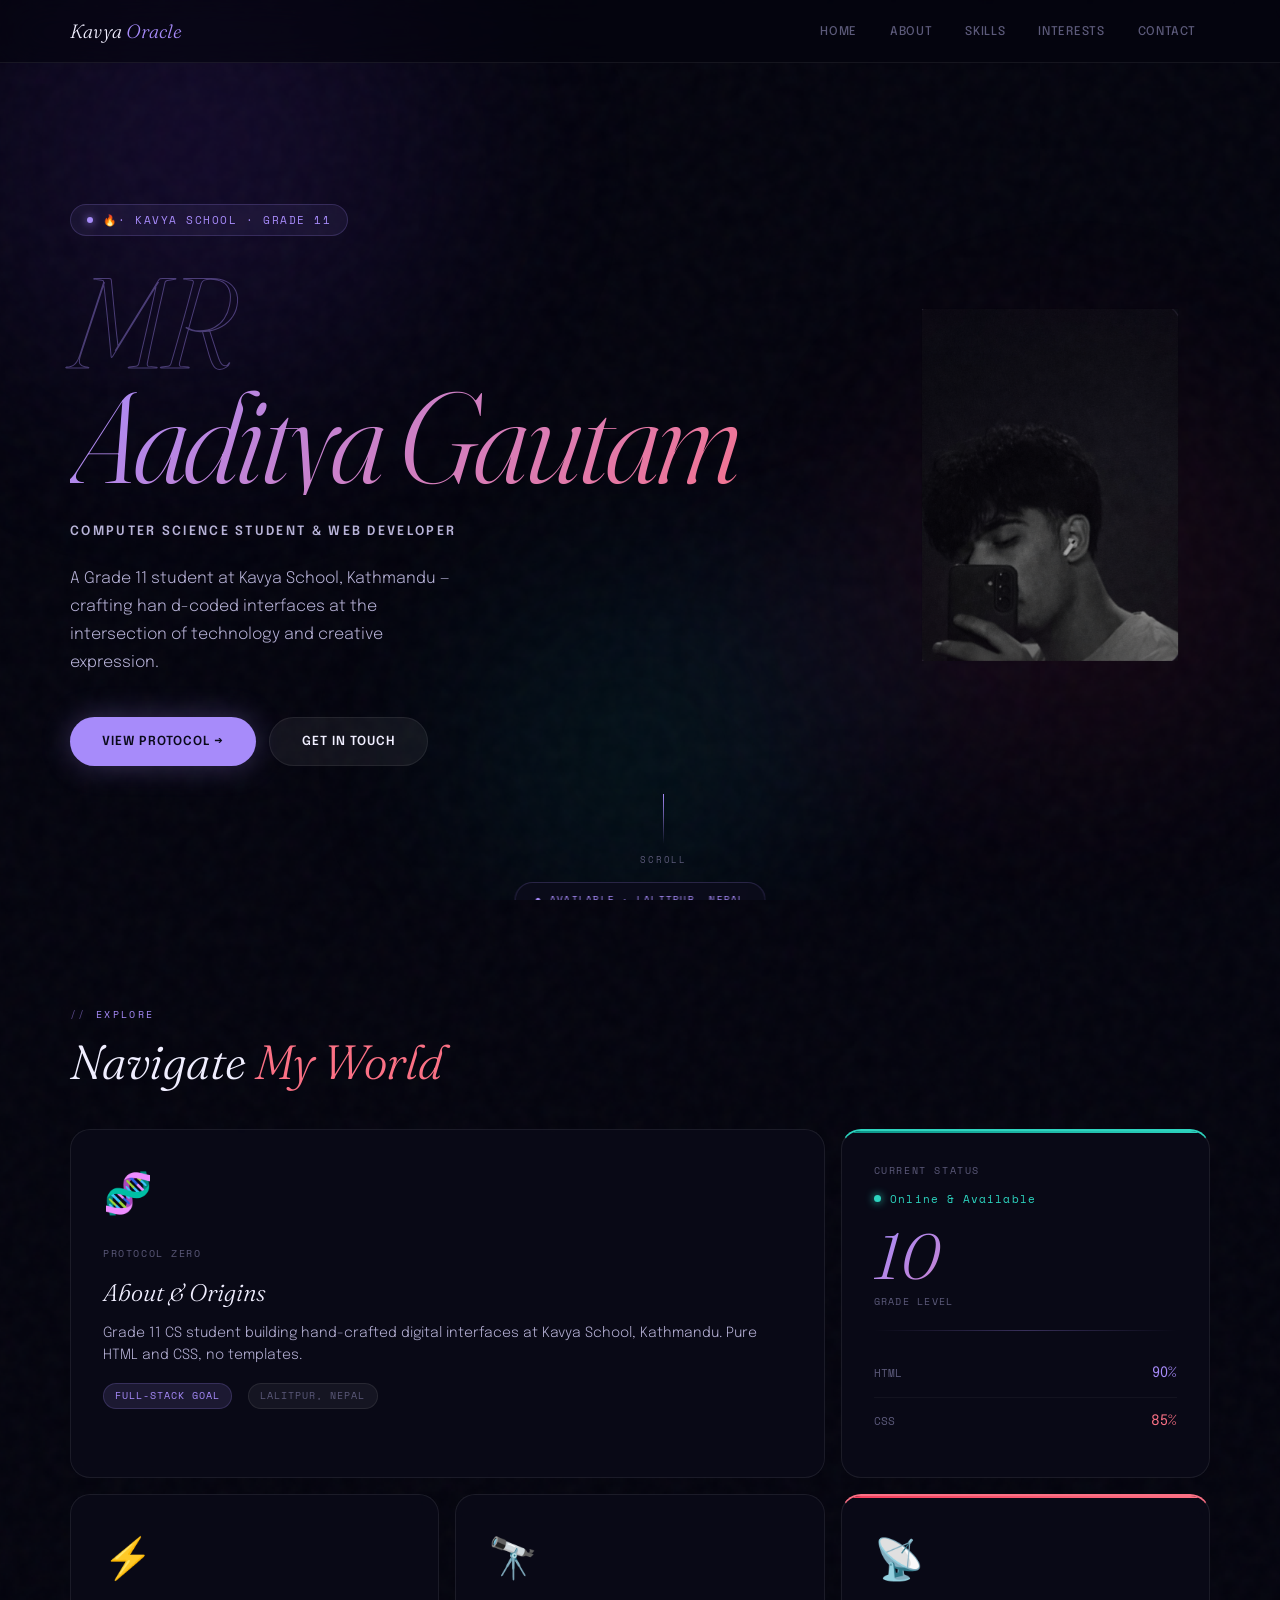
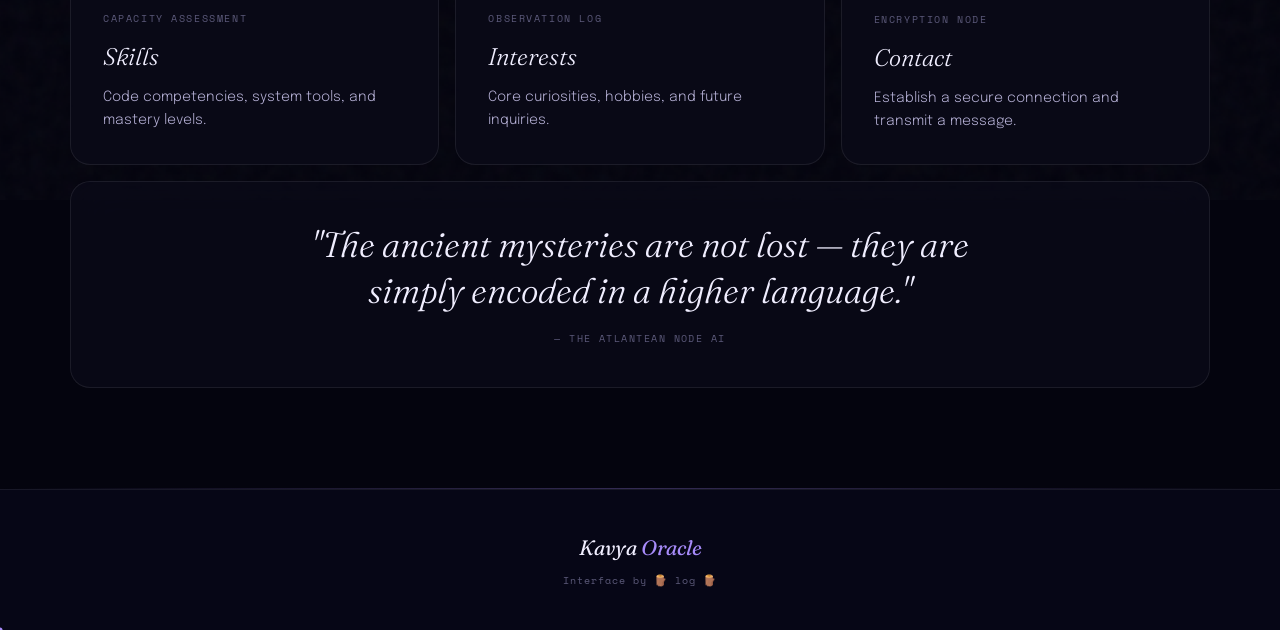
<file: index.html>
<!DOCTYPE html>
<html lang="en">
<head>
  <meta charset="UTF-8" />
  <meta name="viewport" content="width=device-width, initial-scale=1.0" />
  <title>Kavya School — Home</title>
  <link rel="stylesheet" href="css/atlantean.css" />
  <style>
    #hero {
      position: relative;
      z-index: 10;
      min-height: 100vh;
      display: flex;
      align-items: center;
      padding: 0 2rem;
      overflow: hidden;
    }
    .hero-inner {
      max-width: 1140px;
      margin: 0 auto;
      width: 100%;
      display: grid;
      grid-template-columns: 1fr 320px;
      gap: 4rem;
      align-items: center;
      padding-top: 70px;
    }

    /* floating pill eyebrow */
    .hero-pill {
      display: inline-flex;
      align-items: center;
      gap: 0.6rem;
      background: rgba(167,139,250,0.08);
      border: 1px solid rgba(167,139,250,0.2);
      border-radius: 100px;
      padding: 0.35rem 1rem;
      font-family: var(--f-mono);
      font-size: 0.68rem;
      color: var(--purple);
      letter-spacing: 0.14em;
      text-transform: uppercase;
      margin-bottom: 1.8rem;
      opacity: 0;
      animation: fadeSlideUp 0.8s 0.2s ease forwards;
    }
    .hero-pill-dot {
      width: 6px; height: 6px;
      border-radius: 50%;
      background: var(--purple);
      box-shadow: 0 0 8px var(--purple);
      animation: pulse 2s infinite;
    }
    @keyframes pulse {
      0%,100% { opacity: 1; box-shadow: 0 0 8px var(--purple); }
      50% { opacity: 0.6; box-shadow: 0 0 16px var(--purple); }
    }

    .hero-name {
      font-family: var(--f-display);
      font-size: clamp(3.5rem, 10vw, 8rem);
      font-weight: 300;
      font-style: italic;
      line-height: 0.9;
      letter-spacing: -0.03em;
      color: var(--text);
      opacity: 0;
      animation: fadeSlideUp 1s 0.35s ease forwards;
      position: relative;
    }
    .hero-name .outline-text {
      display: block;
      -webkit-text-stroke: 1px rgba(167,139,250,0.4);
      color: transparent;
      position: relative;
    }

    /* animated gradient text */
    .hero-name .gradient-text {
      background: linear-gradient(135deg, var(--purple), var(--rose), var(--teal), var(--purple));
      background-size: 300% 300%;
      -webkit-background-clip: text;
      -webkit-text-fill-color: transparent;
      background-clip: text;
      animation: gradShift 6s ease infinite;
      display: block;
    }
    @keyframes gradShift {
      0%   { background-position: 0% 50%; }
      50%  { background-position: 100% 50%; }
      100% { background-position: 0% 50%; }
    }

    .hero-role {
      font-family: var(--f-ui);
      font-size: 0.8rem;
      font-weight: 600;
      letter-spacing: 0.18em;
      text-transform: uppercase;
      color: var(--text2);
      margin: 1.6rem 0 1.4rem;
      opacity: 0;
      animation: fadeSlideUp 0.9s 0.55s ease forwards;
    }
    .hero-desc {
      font-size: 1rem;
      font-weight: 300;
      color: var(--text2);
      max-width: 44ch;
      margin-bottom: 2.5rem;
      opacity: 0;
      animation: fadeSlideUp 0.9s 0.75s ease forwards;
      line-height: 1.75;
    }
    .hero-ctas {
      display: flex;
      gap: 0.8rem;
      flex-wrap: wrap;
      opacity: 0;
      animation: fadeSlideUp 0.9s 0.9s ease forwards;
    }

    @keyframes fadeSlideUp {
      from { opacity: 0; transform: translateY(24px); }
      to   { opacity: 1; transform: none; }
    }

    .hero-photo-card {
      position: relative;
      opacity: 0;
      animation: fadeSlideUp 1s 0.5s ease forwards;
    } 
    .photo-frame img { width:100%; height:100%; object-fit:cover; display:block; }
    .photo-placeholder {
      width: 100%; height: 100%;
      display: flex;
      flex-direction: column;
      align-items: center;
      justify-content: center;
      gap: 1rem;
      padding: 2rem;
    }
    .photo-placeholder-icon {
      width: 72px; height: 72px;
      border-radius: 50%;
      border: 2px dashed rgba(167,139,250,0.3);
      display: flex; align-items: center; justify-content: center;
    }
    .photo-placeholder-icon svg { width:30px; height:30px; fill:none; stroke:var(--purple); stroke-width:1.5; opacity:0.5; }
    .photo-placeholder span {
      font-family: var(--f-mono);
      font-size: 0.62rem;
      letter-spacing: 0.1em;
      text-transform: uppercase;
      color: var(--muted);
      text-align: center;
      line-height: 1.8;
    }

    .photo-badge {
      position: absolute;
      bottom: -18px;
      left: 50%;
      transform: translateX(-50%);
      background: rgba(12,12,28,0.85);
      backdrop-filter: var(--blur);
      border: 1px solid rgba(167,139,250,0.2);
      border-radius: 100px;
      padding: 0.5rem 1.2rem;
      font-family: var(--f-mono);
      font-size: 0.65rem;
      letter-spacing: 0.12em;
      text-transform: uppercase;
      color: var(--purple);
      white-space: nowrap;
      z-index: 2;
    }

    .scroll-hint {
      position: absolute;
      bottom: 2rem;
      left: 50%;
      transform: translateX(-50%);
      display: flex; flex-direction: column; align-items: center; gap: 0.5rem;
      opacity: 0;
      animation: fadeSlideUp 0.8s 1.6s ease forwards;
    }
    .scroll-line {
      width: 1px; height: 50px;
      background: linear-gradient(to bottom, var(--purple), transparent);
      animation: scrollPulse 2s ease-in-out infinite;
    }
    .scroll-hint span { font-family: var(--f-mono); font-size: 0.58rem; letter-spacing: 0.2em; text-transform: uppercase; color: var(--muted); }
    @keyframes scrollPulse { 0%,100%{opacity:0.3;} 50%{opacity:1;} }

    #bento {
      position: relative;
      z-index: 10;
      padding: 100px 2rem;
    }
    .bento-grid {
      max-width: 1140px;
      margin: 0 auto;
      display: grid;
      grid-template-columns: repeat(12, 1fr);
      grid-template-rows: auto;
      gap: 1rem;
    }

    /* Bento cell base */
    .bento-cell {
      background: var(--glass);
      backdrop-filter: var(--blur);
      -webkit-backdrop-filter: var(--blur);
      border: 1px solid var(--card-b);
      border-radius: 20px;
      padding: 2rem;
      transition: border-color 0.3s, transform 0.4s cubic-bezier(0.16,1,0.3,1);
      position: relative;
      overflow: hidden;
    }
    .bento-cell:hover { border-color: rgba(167,139,250,0.3); transform: translateY(-3px); }

    /* Glow follow highlight */
    .glow-follow::after {
      content: '';
      position: absolute;
      left: var(--gx, 50%);
      top: var(--gy, 50%);
      width: 200px; height: 200px;
      background: radial-gradient(circle, rgba(167,139,250,0.12), transparent 70%);
      transform: translate(-50%,-50%);
      pointer-events: none;
      opacity: 0;
      transition: opacity 0.3s;
      border-radius: 50%;
    }
    .glow-follow:hover::after { opacity: 1; }

    /* Grid placements */
    .b-wide  { grid-column: span 8; }
    .b-side  { grid-column: span 4; }
    .b-third { grid-column: span 4; }
    .b-full  { grid-column: span 12; }
    .b-half  { grid-column: span 6; }

    /* Cell styles */
    .bento-label {
      font-family: var(--f-mono);
      font-size: 0.62rem;
      letter-spacing: 0.16em;
      text-transform: uppercase;
      color: var(--muted);
      margin-bottom: 0.6rem;
    }
    .bento-icon { font-size: 2.5rem; margin-bottom: 1rem; display: block; }
    .bento-title {
      font-family: var(--f-display);
      font-size: 1.5rem;
      font-style: italic;
      font-weight: 300;
      color: var(--text);
      margin-bottom: 0.5rem;
    }
    .bento-desc { font-size: 0.88rem; color: var(--text2); line-height: 1.6; max-width: none; }
    .bento-arrow {
      position: absolute;
      top: 1.5rem; right: 1.8rem;
      font-size: 1.1rem;
      color: var(--purple);
      opacity: 0;
      transform: translate(-4px,4px);
      transition: opacity 0.25s, transform 0.25s;
    }
    .bento-cell:hover .bento-arrow { opacity: 1; transform: translate(0,0); }

    /* Stats mini cell */
    .stat-big {
      font-family: var(--f-display);
      font-size: 4rem;
      font-style: italic;
      font-weight: 300;
      line-height: 1;
      background: linear-gradient(135deg, var(--purple), var(--rose));
      -webkit-background-clip: text;
      -webkit-text-fill-color: transparent;
      background-clip: text;
    }

    /* Accent bars on bento cells */
    .bento-cell.accent-purple { border-top: 2px solid var(--purple); }
    .bento-cell.accent-rose   { border-top: 2px solid var(--rose); }
    .bento-cell.accent-teal   { border-top: 2px solid var(--teal); }

    /* status row */
    .status-row {
      display: flex; align-items: center; gap: 0.6rem;
      font-family: var(--f-mono);
      font-size: 0.68rem;
      color: var(--teal);
      letter-spacing: 0.1em;
    }
    .status-dot {
      width: 7px; height: 7px; border-radius: 50%;
      background: var(--teal);
      box-shadow: 0 0 8px var(--teal);
      animation: pulse 2s infinite;
    }

    @media (max-width: 900px) {
      .hero-inner { grid-template-columns: 1fr; gap: 3rem; }
      .hero-photo-card { max-width: 260px; margin: 0 auto; }
      .b-wide  { grid-column: span 12; }
      .b-side  { grid-column: span 12; }
      .b-third { grid-column: span 6; }
      .b-half  { grid-column: span 12; }
    }
    @media (max-width: 560px) {
      #hero { padding: 0 1.25rem; }
      .b-third { grid-column: span 12; }
    }
  </style>
</head>
<body>

  <nav>
    <div class="nav-inner">
      <a href="index.html" class="nav-logo">Kavya <em>Oracle</em></a>
      <ul class="nav-links">
        <li><a href="index.html" class="active">Home</a></li>
        <li><a href="about.html">About</a></li>
        <li><a href="skills.html">Skills</a></li>
        <li><a href="interests.html">Interests</a></li>
        <li><a href="contact.html">Contact</a></li>
      </ul>
    </div>
  </nav>

  <section id="hero">
    <div class="hero-inner">
      <div class="hero-left">
        <div class="hero-pill">
          <span class="hero-pill-dot"></span>
             🔥· Kavya School · Grade 11
        </div>
        <h1 class="hero-name">
          <span class="outline-text">MR </span>
          <span class="gradient-text">Aaditya Gautam</span>
        </h1>
        <div class="hero-role">Computer Science Student &amp; Web Developer</div>
        <p class="hero-desc">
          A Grade 11 student at Kavya School, Kathmandu — crafting han  d-coded interfaces at the intersection of technology and creative expression.
        </p>
        <div class="hero-ctas">
          <a href="about.html" class="btn btn-purple">View Protocol →</a>
          <a href="contact.html" class="btn btn-glass">Get in Touch</a>
        </div>
      </div>

      <div class="hero-photo-card">
        <div class="photo-frame">
          <div class="photo-placeholder">
            <img src="ChatGPT Image Apr 12, 2026, 11_17_37 PM.png" alt="Aaditya Gautam" />
              
            </div>
           
          </div>
        </div>
        <div class="photo-badge">● Available · Lalitpur, Nepal</div>
      </div>
    </div>

    <div class="scroll-hint">
      <div class="scroll-line"></div>
      <span>Scroll</span>
    </div>
  </section>

  <section id="bento">
    <div style="max-width:1140px;margin:0 auto 2rem;">
      <div class="label reveal">Explore </div>
      <h2 class="section-heading reveal">Navigate <em>My World</em></h2>
    </div>

    <div class="bento-grid">
      <a href="about.html" class="bento-cell b-wide glow-follow tilt-card reveal" style="display:block; text-decoration:none; color:inherit;">
        <span class="bento-arrow">↗</span>
        <span class="bento-icon">🧬</span>
        <div class="bento-label">Protocol Zero</div>
        <div class="bento-title">About & Origins</div>
        <p class="bento-desc">Grade 11 CS student building hand-crafted digital interfaces at Kavya School, Kathmandu. Pure HTML and CSS, no templates.</p>
        <div class="flex gap-2 mt-2 flex-wrap">
          <span class="badge badge-purple">Full-Stack Goal</span>
          <span class="badge badge-muted">Lalitpur, Nepal</span>
        </div>
      </a>

      <!-- STATUS — side -->
      <div class="bento-cell b-side accent-teal reveal">
        <div class="bento-label">Current Status</div>
        <div class="status-row mb-2">
          <span class="status-dot"></span>
          Online &amp; Available
        </div>
        <div class="stat-big" data-count="11" data-suffix="">11</div>
        <div style="font-family:var(--f-mono);font-size:0.65rem;color:var(--muted);letter-spacing:0.12em;text-transform:uppercase;margin-top:0.3rem;">Grade Level</div>
        <div class="divider" style="margin:1.2rem 0;"></div>
        <div class="data-row">
          <span class="data-key">HTML</span>
          <span class="data-val text-purple">90%</span>
        </div>
        <div class="data-row">
          <span class="data-key">CSS</span>
          <span class="data-val text-rose">85%</span>
        </div>
      </div>

      <!-- SKILLS -->
      <a href="skills.html" class="bento-cell b-third glow-follow reveal" style="display:block; text-decoration:none; color:inherit;">
        <span class="bento-arrow">↗</span>
        <span class="bento-icon">⚡</span>
        <div class="bento-label">Capacity Assessment</div>
        <div class="bento-title">Skills</div>
        <p class="bento-desc">Code competencies, system tools, and mastery levels.</p>
      </a>

      <!-- INTERESTS -->
      <a href="interests.html" class="bento-cell b-third glow-follow reveal" style="display:block; text-decoration:none; color:inherit;">
        <span class="bento-arrow">↗</span>
        <span class="bento-icon">🔭</span>
        <div class="bento-label">Observation Log</div>
        <div class="bento-title">Interests</div>
        <p class="bento-desc">Core curiosities, hobbies, and future inquiries.</p>
      </a>

      <!-- CONTACT -->
      <a href="contact.html" class="bento-cell b-third glow-follow reveal accent-rose" style="display:block; text-decoration:none; color:inherit;">
        <span class="bento-arrow">↗</span>
        <span class="bento-icon">📡</span>
        <div class="bento-label">Encryption Node</div>
        <div class="bento-title">Contact</div>
        <p class="bento-desc">Establish a secure connection and transmit a message.</p>
      </a>

      <!-- QUOTE — full width -->
      <div class="bento-cell b-full reveal" style="text-align:center; padding: 2.5rem;">
        <div style="font-family:var(--f-display); font-size:clamp(1.3rem,3vw,2.2rem); font-style:italic; font-weight:300; color:var(--text); line-height:1.3; max-width:700px; margin:0 auto;">
          "The ancient mysteries are not lost — they are simply encoded in a higher language."
        </div>
        <div style="font-family:var(--f-mono); font-size:0.65rem; color:var(--muted); letter-spacing:0.14em; text-transform:uppercase; margin-top:1rem;">— The Atlantean Node AI</div>
      </div>

    </div>
  </section>

  <div class="divider" style="margin:0;"></div>

  <footer>
    <div class="footer-logo">Kavya <em>Oracle</em></div>
    <p>Interface by 🪵 log 🪵</p>
  </footer>

  <script src="js/canvas-bg.js"></script>
</body>
</html>
</file>
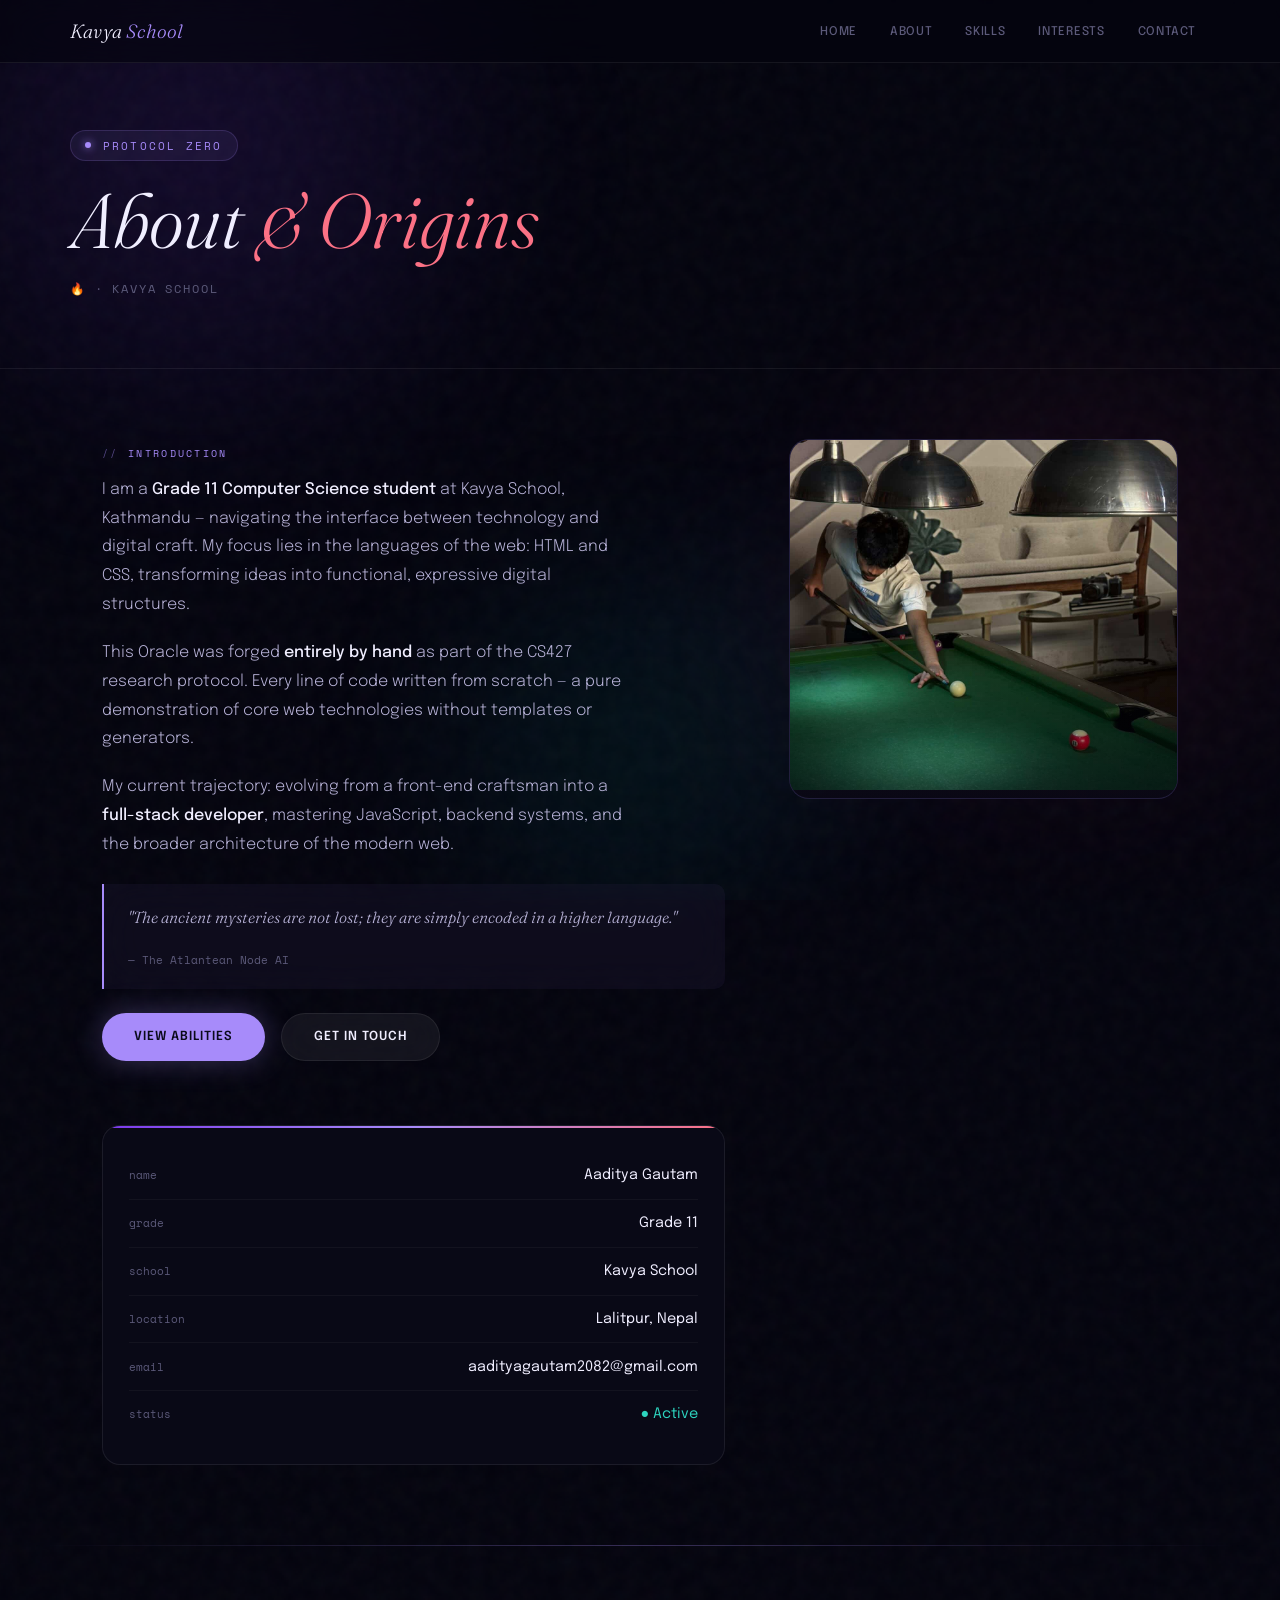
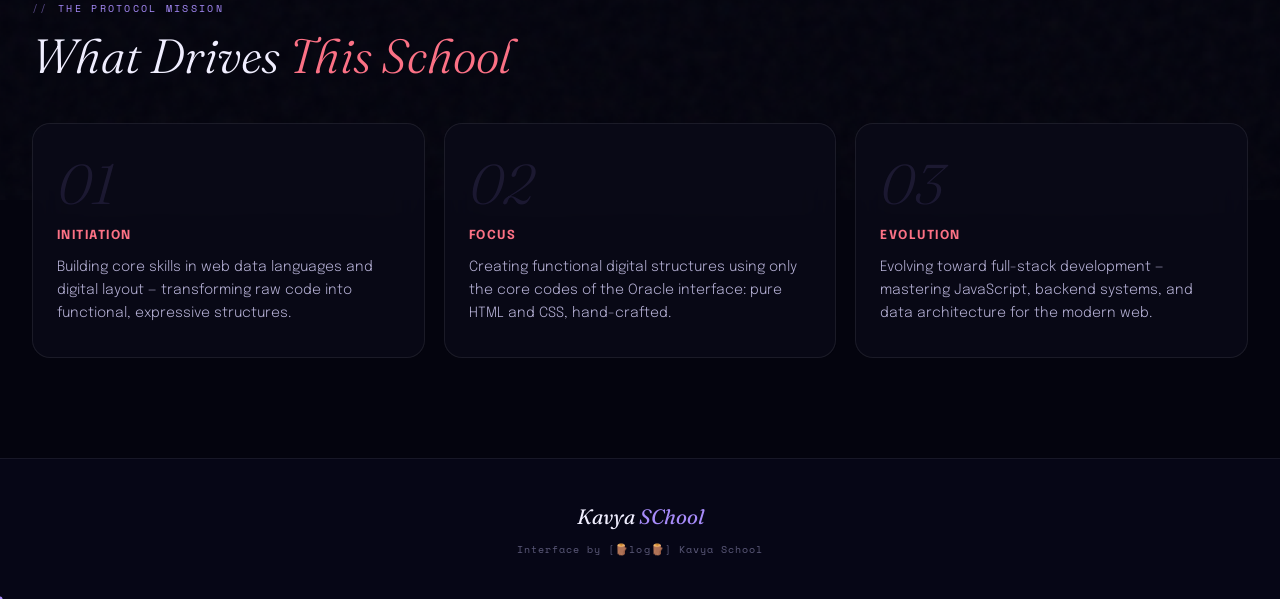
<file: about.html>
<!DOCTYPE html>
<html lang="en">
<head>
  <meta charset="UTF-8" />
  <meta name="viewport" content="width=device-width, initial-scale=1.0" />
  <title>About — Kavya School</title>
  <link rel="stylesheet" href="css/atlantean.css" />
  <style>
    .about-grid {
      display: grid;
      grid-template-columns: 1.6fr 1fr;
      gap: 4rem;
      align-items: start;
      margin-bottom: 80px;
    }

    .about-text p {
      font-size: 1rem;
      font-weight: 300;
      color: var(--text2);
      margin-bottom: 1.2rem;
      max-width: 58ch;
      line-height: 1.8;
    }
    .about-text p strong { color: var(--text); font-weight: 500; }

    .about-photo-col { display: flex; flex-direction: column; gap: 1.2rem; }

    .about-photo-frame {
      width: 100%;
      aspect-ratio: 3/4;
      max-height: 360px;
      border-radius: 20px;
      overflow: hidden;
      position: relative;
      border: 1px solid rgba(167,139,250,0.15);
      background: rgba(12,12,28,0.8);
    }
    .about-photo-frame::after {
      content: '';
      position: absolute;
      inset: 0;
      background: linear-gradient(180deg, transparent 60%, rgba(4,4,14,0.6));
      pointer-events: none;
    }
    .about-photo-frame img { width:100%; height:100%; object-fit:cover; display:block; }

    .photo-placeholder {
      width:100%; height:100%;
      display:flex; flex-direction:column; align-items:center; justify-content:center; gap:1rem;
      background: linear-gradient(160deg, rgba(167,139,250,0.06), rgba(251,113,133,0.04));
    }
    .photo-placeholder-icon {
      width:64px; height:64px; border-radius:50%;
      border: 2px dashed rgba(167,139,250,0.3);
      display:flex; align-items:center; justify-content:center;
    }
    .photo-placeholder-icon svg { width:28px; height:28px; fill:none; stroke:var(--purple); stroke-width:1.5; opacity:0.5; }
    .photo-placeholder span {
      font-family: var(--f-mono);
      font-size: 0.62rem; letter-spacing:0.1em; text-transform:uppercase;
      color: var(--muted); text-align:center; line-height:1.8; padding:0 1.5rem;
    }
    .info-card {
      background: var(--glass);
      backdrop-filter: var(--blur);
      border: 1px solid var(--card-b);
      border-radius: var(--radius);
      padding: 1.6rem;
      position: relative;
      overflow: hidden;
    }
    .info-card::before {
      content: '';
      position: absolute;
      top: 0; left: 0; right: 0;
      height: 2px;
      background: linear-gradient(90deg, var(--purple2), var(--purple), var(--rose));
    }
    .info-card-title {
      font-family: var(--f-mono);
      font-size: 0.62rem;
      letter-spacing: 0.2em;
      text-transform: uppercase;
      color: var(--purple);
      margin-bottom: 1.2rem;
    }
    .mission-grid {
      display: grid;
      grid-template-columns: repeat(3, 1fr);
      gap: 1.2rem;
    }
    .mission-card {
      background: var(--glass);
      backdrop-filter: var(--blur);
      border: 1px solid var(--card-b);
      border-radius: var(--radius);
      padding: 2rem 1.5rem;
      position: relative;
      overflow: hidden;
      transition: border-color 0.3s, transform 0.4s cubic-bezier(0.16,1,0.3,1);
    }
    .mission-card:hover {
      border-color: rgba(167,139,250,0.3);
      transform: translateY(-4px);
    }
    .mission-card::after {
      content: '';
      position: absolute;
      bottom: 0; left: 0; right: 0;
      height: 1px;
      background: linear-gradient(90deg, transparent, var(--purple), transparent);
      opacity: 0;
      transition: opacity 0.3s;
    }
    .mission-card:hover::after { opacity: 1; }
    .mission-num {
      font-family: var(--f-display);
      font-size: 3.5rem;
      font-style: italic;
      font-weight: 300;
      color: rgba(167,139,250,0.12);
      line-height: 1;
      margin-bottom: 0.8rem;
    }
    .mission-title {
      font-family: var(--f-ui);
      font-size: 0.78rem;
      font-weight: 700;
      letter-spacing: 0.12em;
      text-transform: uppercase;
      color: var(--rose);
      margin-bottom: 0.6rem;
    }
    .mission-text { font-size: 0.88rem; color: var(--text2); line-height: 1.65; max-width: none; }

    @media (max-width: 800px) {
      .about-grid { grid-template-columns: 1fr; gap: 2.5rem; }
      .about-photo-col { flex-direction: row; align-items: flex-start; gap: 1.2rem; }
      .about-photo-frame { width: 150px; flex-shrink: 0; }
      .mission-grid { grid-template-columns: 1fr; }
    }
    @media (max-width: 500px) {
      .about-photo-col { flex-direction: column; }
      .about-photo-frame { width: 100%; max-height: 260px; }
    }
  </style>
</head>
<body>

  <nav>
    <div class="nav-inner">
      <a href="index.html" class="nav-logo">Kavya <em>School</em></a>
      <ul class="nav-links">
        <li><a href="index.html">Home</a></li>
        <li><a href="about.html" class="active">About</a></li>
        <li><a href="skills.html">Skills</a></li>
        <li><a href="interests.html">Interests</a></li>
        <li><a href="contact.html">Contact</a></li>
      </ul>
    </div>
  </nav>

  <div class="page-header">
    <div class="page-header-inner">
      <div class="page-eyebrow">Protocol Zero</div>
      <h1>About <em>&amp; Origins</em></h1>
      <div class="page-subtitle"> 🔥 · Kavya School</div>
    </div>
  </div>

  <main class="main-content">
    <div class="container">

      <div class="about-grid">
        <div class="about-text reveal">
          <div class="label">Introduction</div>
          <p>I am a <strong>Grade 11 Computer Science student</strong> at Kavya School, Kathmandu — navigating the interface between technology and digital craft. My focus lies in the languages of the web: HTML and CSS, transforming ideas into functional, expressive digital structures.</p>
          <p>This Oracle was forged <strong>entirely by hand</strong> as part of the CS427 research protocol. Every line of code written from scratch — a pure demonstration of core web technologies without templates or generators.</p>
          <p>My current trajectory: evolving from a front-end craftsman into a <strong>full-stack developer</strong>, mastering JavaScript, backend systems, and the broader architecture of the modern web.</p>

          <blockquote>
            <p>"The ancient mysteries are not lost; they are simply encoded in a higher language."</p>
            <cite>— The Atlantean Node AI</cite>
          </blockquote>

          <div class="flex gap-2 flex-wrap mt-2">
            <a href="skills.html" class="btn btn-purple">View Abilities</a>
            <a href="contact.html" class="btn btn-glass">Get in Touch</a>
          </div>
        </div>

        <div class="about-photo-col reveal">
          <div class="about-photo-frame">
            <div class="photo-placeholder">
                <img src="2133.jpg" alt="[Aaditya Gautam]" /> 
                <svg viewBox="0 0 24 24"><circle cx="12" cy="8" r="4"/><path d="M4 20c0-4 3.6-7 8-7s8 3 8 7"/></svg>
              </div>
              
            </div>
          </div>

          <div class="info-card">
            <div class="data-row">
              <span class="data-key">name</span>
              <span class="data-val">Aaditya Gautam</span>
            </div>
            <div class="data-row">
              <span class="data-key">grade</span>
              <span class="data-val">Grade 11 </span>
            </div>
            <div class="data-row">
              <span class="data-key">school</span>
              <span class="data-val">Kavya School</span>
            </div>
            <div class="data-row">
              <span class="data-key">location</span>
              <span class="data-val">Lalitpur, Nepal</span>
            </div>
            <div class="data-row">
              <span class="data-key">email</span>
              <span class="data-val">aadityagautam2082@gmail.com</span>
            </div>
            <div class="data-row">
              <span class="data-key">status</span>
              <span class="data-val text-teal">● Active</span>
            </div>
          </div>
        </div>
      </div>

      <!-- MISSION -->
      <div class="divider"></div>
      <div class="label reveal">The Protocol Mission</div>
      <h2 class="section-heading reveal">What Drives <em>This School</em></h2>

      <div class="mission-grid">
        <div class="mission-card reveal">
          <div class="mission-num">01</div>
          <div class="mission-title">Initiation</div>
          <p class="mission-text">Building core skills in web data languages and digital layout — transforming raw code into functional, expressive structures.</p>
        </div>
        <div class="mission-card reveal">
          <div class="mission-num">02</div>
          <div class="mission-title">Focus</div>
          <p class="mission-text">Creating functional digital structures using only the core codes of the Oracle interface: pure HTML and CSS, hand-crafted.</p>
        </div>
        <div class="mission-card reveal">
          <div class="mission-num">03</div>
          <div class="mission-title">Evolution</div>
          <p class="mission-text">Evolving toward full-stack development — mastering JavaScript, backend systems, and data architecture for the modern web.</p>
        </div>
      </div>

    </div>
  </main>

  <footer>
    <div class="footer-logo">Kavya <em>SChool</em></div>
    <p>Interface by [🪵log🪵]  Kavya School </p>
  </footer>

  <script src="js/canvas-bg.js"></script>
</body>
</html>
</file>
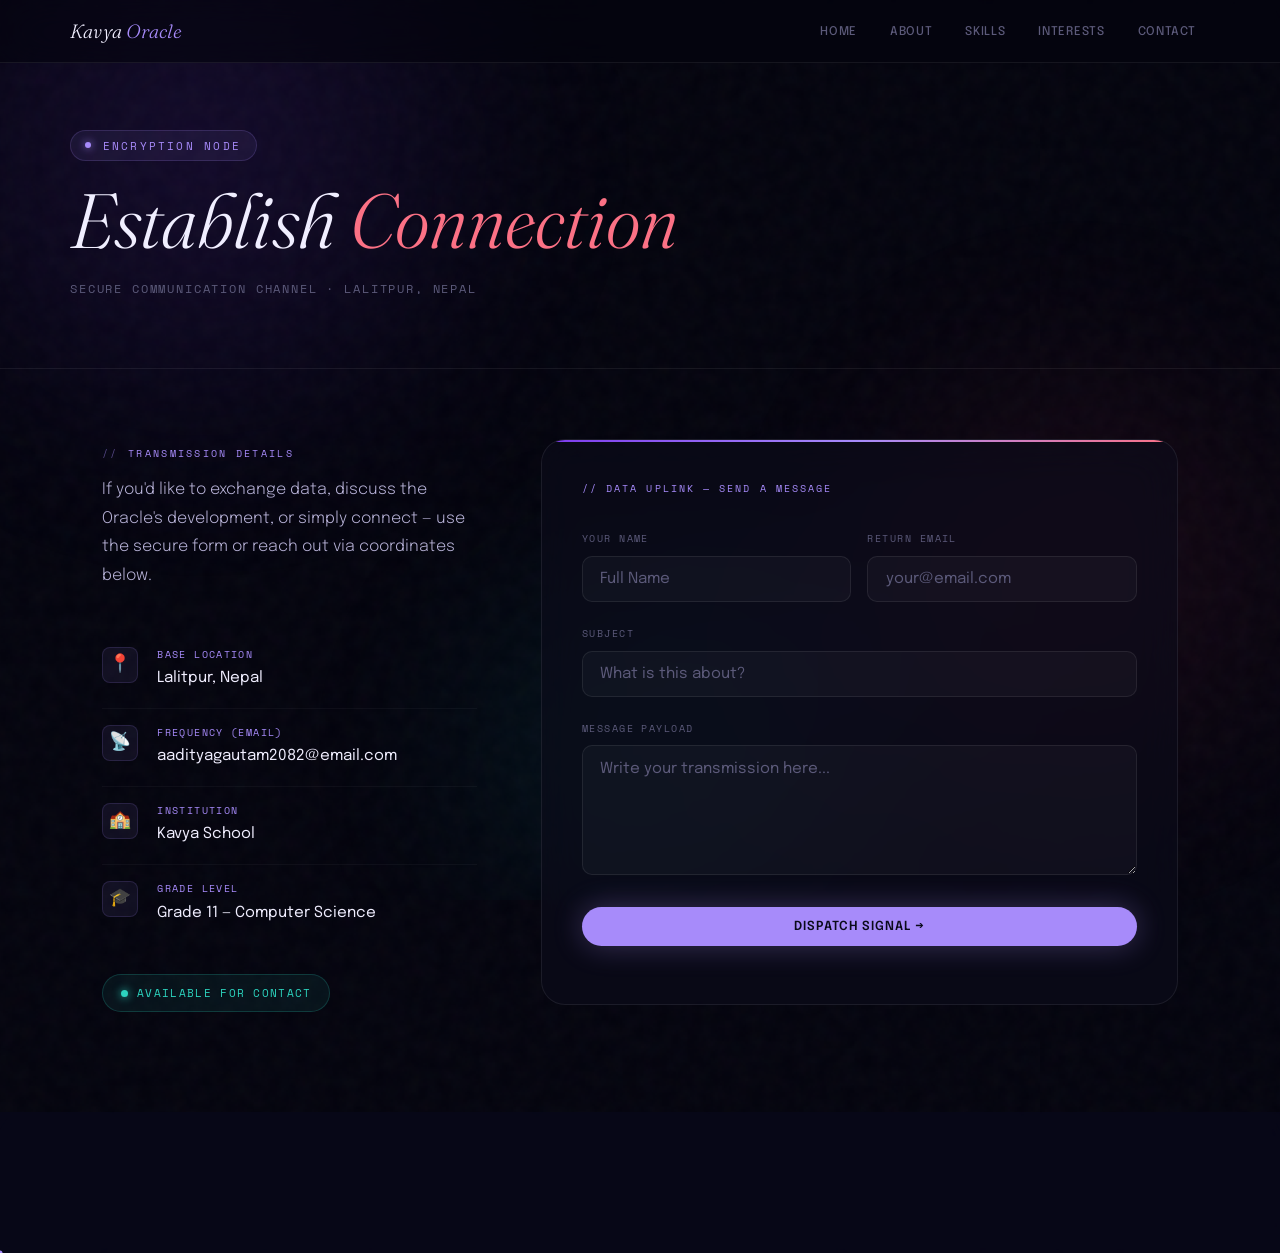
<file: contact.html>
<!DOCTYPE html>
<html lang="en">
<head>
  <meta charset="UTF-8" />
  <meta name="viewport" content="width=device-width, initial-scale=1.0" />
  <title>Contact — Kavya School</title>
  <link rel="stylesheet" href="css/atlantean.css" />
  <style>
    .contact-grid {
      display: grid;
      grid-template-columns: 1fr 1.7fr;
      gap: 4rem;
      align-items: start;
    }
    .contact-intro {
      font-size: 1rem;
      font-weight: 300;
      color: var(--text2);
      max-width: 42ch;
      margin-bottom: 2.5rem;
      line-height: 1.8;
    }

    .contact-items { margin-bottom: 2rem; }
    .contact-item {
      display: flex;
      align-items: flex-start;
      gap: 1.2rem;
      padding: 1rem 0;
      border-bottom: 1px solid rgba(255,255,255,0.04);
      transition: padding-left 0.2s;
      cursor: default;
    }
    .contact-item:last-child { border-bottom: none; }
    .contact-item:hover { padding-left: 0.3rem; }
    .contact-item-icon {
      font-size: 1.1rem;
      width: 36px; height: 36px;
      background: rgba(167,139,250,0.08);
      border: 1px solid rgba(167,139,250,0.15);
      border-radius: 8px;
      display: flex; align-items: center; justify-content: center;
      flex-shrink: 0;
    }
    .contact-item-label {
      font-family: var(--f-mono);
      font-size: 0.62rem;
      letter-spacing: 0.14em;
      text-transform: uppercase;
      color: var(--purple);
      margin-bottom: 0.15rem;
    }
    .contact-item-val {
      font-family: var(--f-ui);
      font-size: 0.95rem;
      color: var(--text);
      font-weight: 400;
    }

    /* Availability pill */
    .avail-pill {
      display: inline-flex;
      align-items: center;
      gap: 0.6rem;
      background: rgba(45,212,191,0.07);
      border: 1px solid rgba(45,212,191,0.2);
      border-radius: 100px;
      padding: 0.55rem 1.1rem;
      font-family: var(--f-mono);
      font-size: 0.68rem;
      letter-spacing: 0.12em;
      text-transform: uppercase;
      color: var(--teal);
    }
    .avail-dot {
      width: 7px; height: 7px;
      border-radius: 50%;
      background: var(--teal);
      box-shadow: 0 0 8px var(--teal);
      animation: pulse-teal 2s infinite;
    }
    @keyframes pulse-teal {
      0%,100%{opacity:1; box-shadow:0 0 8px var(--teal);}
      50%{opacity:0.6; box-shadow:0 0 16px var(--teal);}
    }

    .form-panel {
      background: var(--glass);
      backdrop-filter: var(--blur);
      border: 1px solid var(--card-b);
      border-radius: 24px;
      padding: 2.5rem;
      position: relative;
      overflow: hidden;
    }
    .form-panel::before {
      content: '';
      position: absolute;
      top: 0; left: 0; right: 0;
      height: 2px;
      background: linear-gradient(90deg, var(--purple2), var(--purple), var(--rose));
    }
    .form-panel-title {
      font-family: var(--f-mono);
      font-size: 0.65rem;
      letter-spacing: 0.2em;
      text-transform: uppercase;
      color: var(--purple);
      margin-bottom: 2rem;
    }

    /* Two-column row */
    .form-row {
      display: grid;
      grid-template-columns: 1fr 1fr;
      gap: 1rem;
    }

    .success-msg {
      display: none;
      text-align: center;
      padding: 3rem 2rem;
    }
    .success-msg.show { display: block; }
    .success-icon {
      font-size: 3rem;
      margin-bottom: 1rem;
      display: block;
      animation: bounceIn 0.6s ease;
    }
    @keyframes bounceIn {
      0% { transform: scale(0.5); opacity:0; }
      60%{ transform: scale(1.1); }
      100%{ transform: scale(1); opacity:1; }
    }
    .success-title {
      font-family: var(--f-display);
      font-size: 2rem;
      font-style: italic;
      font-weight: 300;
      color: var(--purple);
      margin-bottom: 0.5rem;
    }
    .success-sub { font-size: 0.9rem; color: var(--text2); max-width: 36ch; margin: 0 auto; }

    /* progress bar animation for send */
    .send-progress {
      height: 2px;
      background: linear-gradient(90deg, var(--purple2), var(--purple), var(--rose));
      width: 0;
      border-radius: 100px;
      transition: width 1.2s ease;
      margin-top: 1rem;
    }

    @media (max-width:800px) {
      .contact-grid { grid-template-columns: 1fr; gap: 2.5rem; }
      .form-row { grid-template-columns: 1fr; }
    }
  </style>
</head>
<body>

  <nav>
    <div class="nav-inner">
      <a href="index.html" class="nav-logo">Kavya <em>Oracle</em></a>
      <ul class="nav-links">
        <li><a href="index.html">Home</a></li>
        <li><a href="about.html">About</a></li>
        <li><a href="skills.html">Skills</a></li>
        <li><a href="interests.html">Interests</a></li>
        <li><a href="contact.html" class="active">Contact</a></li>
      </ul>
    </div>
  </nav>

  <div class="page-header">
    <div class="page-header-inner">
      <div class="page-eyebrow">Encryption Node</div>
      <h1>Establish <em>Connection</em></h1>
      <div class="page-subtitle">Secure Communication Channel · Lalitpur, Nepal</div>
    </div>
  </div>

  <main class="main-content">
    <div class="container">
      <div class="contact-grid">

        <!-- LEFT -->
        <div class="reveal">
          <div class="label">Transmission Details</div>
          <p class="contact-intro">If you'd like to exchange data, discuss the Oracle's development, or simply connect — use the secure form or reach out via coordinates below.</p>

          <div class="contact-items">
            <div class="contact-item">
              <span class="contact-item-icon">📍</span>
              <div>
                <div class="contact-item-label">Base Location</div>
                <div class="contact-item-val">Lalitpur, Nepal</div>
              </div>
            </div>
            <div class="contact-item">
              <span class="contact-item-icon">📡</span>
              <div>
                <div class="contact-item-label">Frequency (Email)</div>
                <div class="contact-item-val">aadityagautam2082@email.com</div>
              </div>
            </div>
            <div class="contact-item">
              <span class="contact-item-icon">🏫</span>
              <div>
                <div class="contact-item-label">Institution</div>
                <div class="contact-item-val">Kavya School </div>
              </div>
            </div>
            <div class="contact-item">
              <span class="contact-item-icon">🎓</span>
              <div>
                <div class="contact-item-label">Grade Level</div>
                <div class="contact-item-val">Grade 11 — Computer Science</div>
              </div>
            </div>
          </div>

          <div class="avail-pill">
            <span class="avail-dot"></span>
            Available for contact
          </div>
        </div>

        <div class="reveal">
          <div class="form-panel">
            <div class="form-panel-title">// Data Uplink — Send a Message</div>

            <form id="contact-form">
              <div class="form-row">
                <div class="form-group">
                  <label>Your Name</label>
                  <input type="text" placeholder="Full Name" required />
                </div>
                <div class="form-group">
                  <label>Return Email</label>
                  <input type="email" placeholder="your@email.com" required />
                </div>
              </div>
              <div class="form-group">
                <label>Subject</label>
                <input type="text" placeholder="What is this about?" />
              </div>
              <div class="form-group">
                <label>Message Payload</label>
                <textarea placeholder="Write your transmission here..." required></textarea>
              </div>

              <button type="submit" class="btn btn-purple" style="width:100%; justify-content:center;" id="submit-btn">
                Dispatch Signal →
              </button>
              <div class="send-progress" id="send-progress"></div>
            </form>

            <div class="success-msg" id="success-msg">
              <span class="success-icon">✦</span>
              <div class="success-title">Signal Dispatched</div>
              <p class="success-sub">Your message has been transmitted successfully. I'll respond as soon as possible.</p>
            </div>
          </div>
        </div>

      </div>
    </div>
  </main>

  <footer>
    <div class="footer-logo">Kavya <em>Oracle</em></div>
    <p>Interface by [🪵log🪵]  Kavya School</p>
  </footer>

  <script src="js/canvas-bg.js"></script>
  <script>
    document.getElementById('contact-form').addEventListener('submit', function(e) {
      e.preventDefault();
      const btn  = document.getElementById('submit-btn');
      const prog = document.getElementById('send-progress');
      btn.textContent = 'Transmitting...';
      btn.style.opacity = '0.7';
      btn.style.pointerEvents = 'none';
      // animate progress bar
      setTimeout(() => { prog.style.width = '100%'; }, 50);
      setTimeout(() => {
        this.style.display = 'none';
        prog.style.display = 'none';
        document.getElementById('success-msg').classList.add('show');
      }, 1400);
    });
  </script>
</body>
</html>
</file>
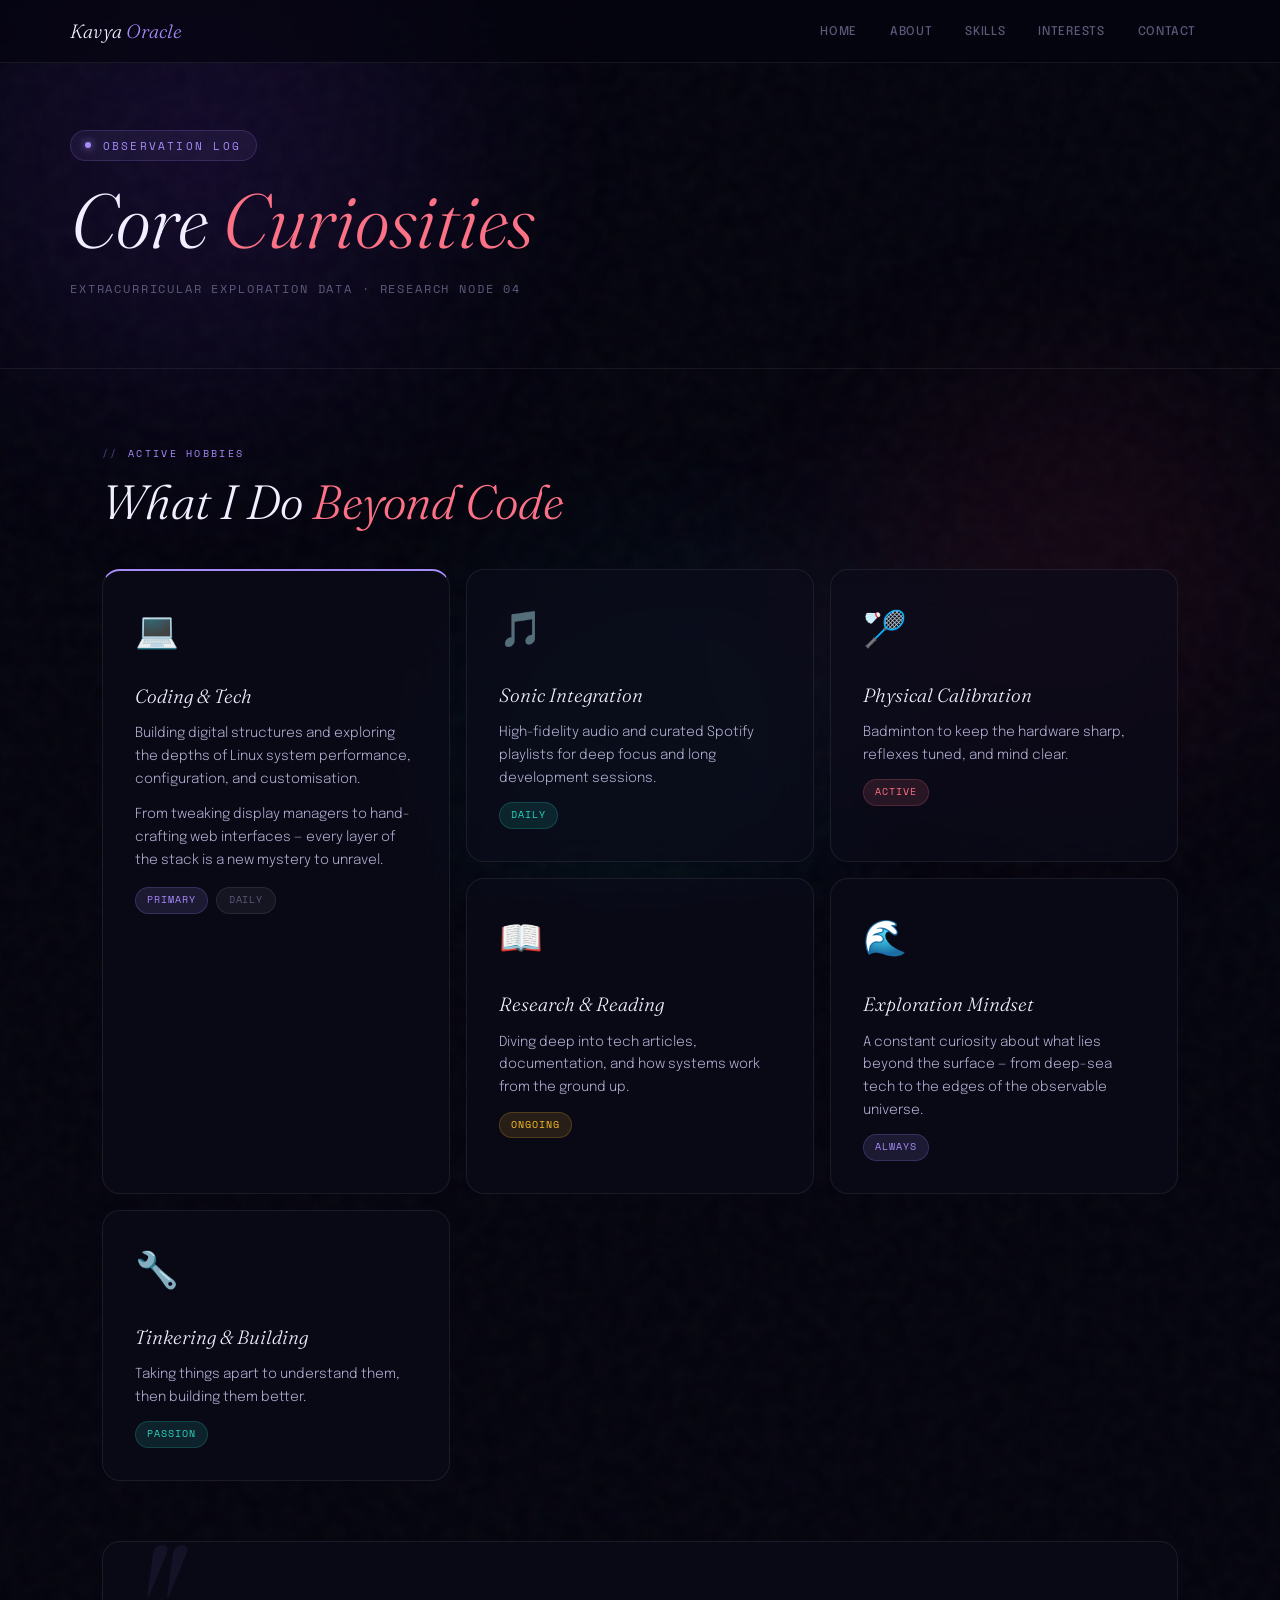
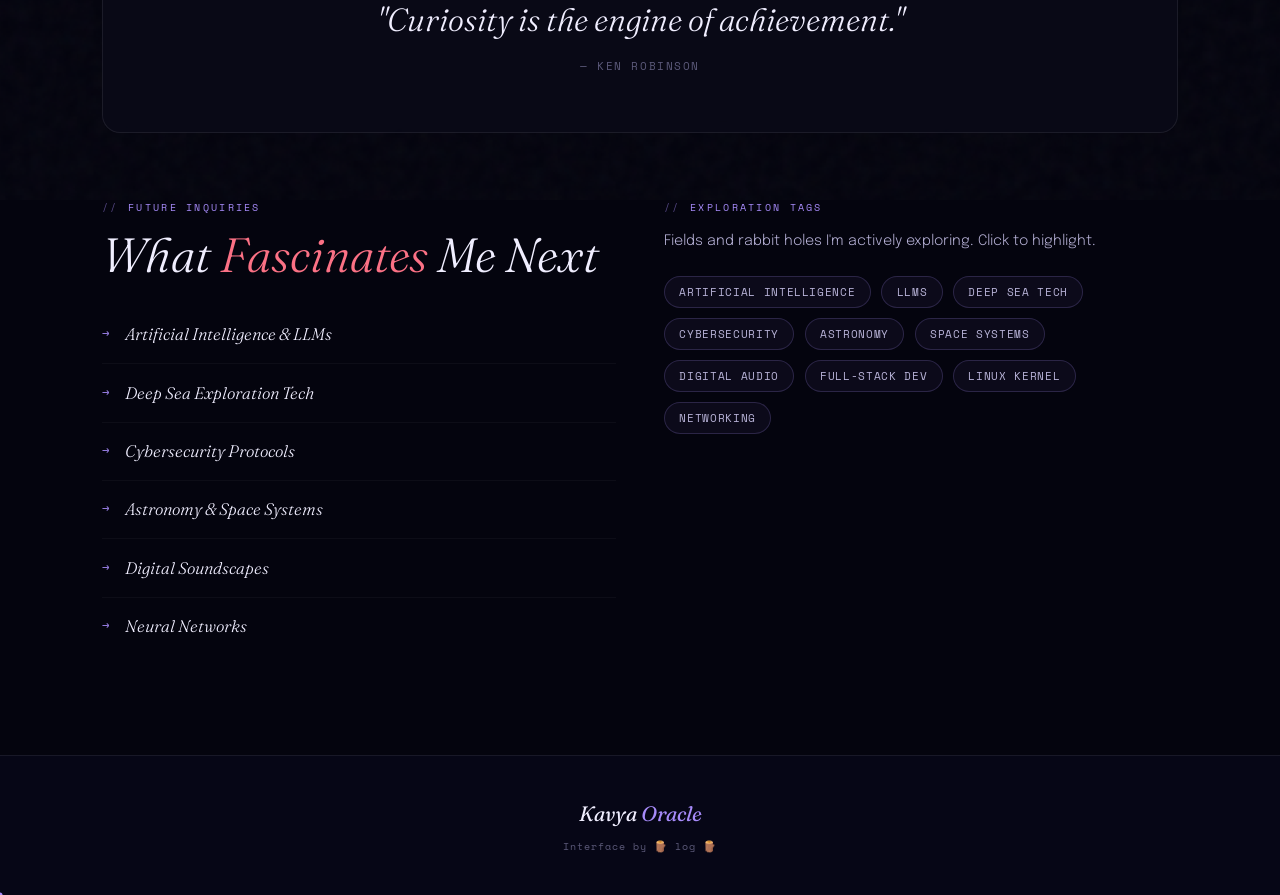
<file: interests.html>
<!DOCTYPE html>
<html lang="en">
<head>
  <meta charset="UTF-8" />
  <meta name="viewport" content="width=device-width, initial-scale=1.0" />
  <title>Interests — Kavya School</title>
  <link rel="stylesheet" href="css/atlantean.css" />
  <style>
    .hobbies-grid {
      display: grid;
      grid-template-columns: repeat(3,1fr);
      gap: 1rem;
      margin-bottom: 60px;
    }

    .hobby-card-feature {
      grid-row: span 2;
      grid-column: span 1;
    }

    .hobby-card {
      background: var(--glass);
      backdrop-filter: var(--blur);
      border: 1px solid var(--card-b);
      border-radius: var(--radius);
      padding: 2rem;
      position: relative;
      overflow: hidden;
      transition: border-color 0.3s, transform 0.4s cubic-bezier(0.16,1,0.3,1);
      cursor: default;
    }
    .hobby-card:hover {
      border-color: rgba(167,139,250,0.3);
      transform: translateY(-4px);
    }
    .hobby-card::after {
      content: '';
      position: absolute;
      bottom: 0; left: 0; right: 0;
      height: 1px;
      background: linear-gradient(90deg, transparent, var(--purple), transparent);
      opacity: 0;
      transition: opacity 0.3s;
    }
    .hobby-card:hover::after { opacity: 1; }

    .hobby-card::before {
      content: '';
      position: absolute;
      top: -50%;
      left: -50%;
      width: 200%;
      height: 200%;
      background: radial-gradient(circle at center, rgba(167,139,250,0.06), transparent 60%);
      opacity: 0;
      transition: opacity 0.4s;
      pointer-events: none;
    }
    .hobby-card:hover::before { opacity: 1; }

    .hobby-icon { font-size: 2.2rem; margin-bottom: 1.1rem; display: block; }
    .hobby-title {
      font-family: var(--f-display);
      font-size: 1.2rem;
      font-style: italic;
      font-weight: 300;
      color: var(--text);
      margin-bottom: 0.6rem;
    }
    .hobby-desc { font-size: 0.86rem; color: var(--text2); line-height: 1.65; max-width: none; }

    .quote-strip {
      background: var(--glass);
      backdrop-filter: var(--blur);
      border: 1px solid var(--card-b);
      border-radius: var(--radius);
      padding: 3.5rem 3rem;
      text-align: center;
      margin-bottom: 60px;
      position: relative;
      overflow: hidden;
    }
    .quote-strip::before {
      content: '"';
      position: absolute;
      top: -0.5rem; left: 1.5rem;
      font-family: var(--f-display);
      font-size: 10rem;
      font-style: italic;
      color: var(--purple);
      opacity: 0.07;
      line-height: 1;
      pointer-events: none;
    }
    .quote-strip-text {
      font-family: var(--f-display);
      font-size: clamp(1.3rem,3.5vw,2rem);
      font-style: italic;
      font-weight: 300;
      color: var(--text);
      line-height: 1.35;
      max-width: 680px;
      margin: 0 auto 1rem;
    }
    .quote-strip-cite {
      font-family: var(--f-mono);
      font-size: 0.68rem;
      color: var(--muted);
      letter-spacing: 0.14em;
      text-transform: uppercase;
    }

    .future-grid {
      display: grid;
      grid-template-columns: 1fr 1fr;
      gap: 3rem;
      align-items: start;
    }

    .future-list { list-style: none; }
    .future-list li {
      display: flex;
      align-items: center;
      gap: 1rem;
      padding: 0.9rem 0;
      border-bottom: 1px solid rgba(255,255,255,0.04);
      font-family: var(--f-display);
      font-size: 1.05rem;
      font-style: italic;
      font-weight: 300;
      color: var(--text);
      transition: padding-left 0.2s, color 0.2s;
      cursor: default;
    }
    .future-list li:last-child { border-bottom: none; }
    .future-list li:hover { padding-left: 0.4rem; color: var(--purple); }
    .future-list li::before {
      content: '→';
      font-family: var(--f-mono);
      font-size: 0.75rem;
      color: var(--purple);
      font-style: normal;
      flex-shrink: 0;
      transition: transform 0.2s;
    }
    .future-list li:hover::before { transform: translateX(4px); }

    .tag-cloud { display: flex; flex-wrap: wrap; gap: 0.65rem; }
    .tag-cloud .tag { cursor: pointer; transition: all 0.25s; }
    .tag-cloud .tag:hover { transform: scale(1.05); }
    .tag-cloud .tag.active {
      background: rgba(167,139,250,0.2);
      border-color: var(--purple);
      color: var(--purple);
    }

    @media (max-width:800px) {
      .hobbies-grid { grid-template-columns: 1fr 1fr; }
      .hobby-card-feature { grid-row: span 1; }
      .future-grid { grid-template-columns: 1fr; gap: 2rem; }
    }
    @media (max-width:500px) {
      .hobbies-grid { grid-template-columns: 1fr; }
      .quote-strip { padding: 2.5rem 1.5rem; }
    }
  </style>
</head>
<body>

  <nav>
    <div class="nav-inner">
      <a href="index.html" class="nav-logo">Kavya <em>Oracle</em></a>
      <ul class="nav-links">
        <li><a href="index.html">Home</a></li>
        <li><a href="about.html">About</a></li>
        <li><a href="skills.html">Skills</a></li>
        <li><a href="interests.html" class="active">Interests</a></li>
        <li><a href="contact.html">Contact</a></li>
      </ul>
    </div>
  </nav>

  <div class="page-header">
    <div class="page-header-inner">
      <div class="page-eyebrow">Observation Log</div>
      <h1>Core <em>Curiosities</em></h1>
      <div class="page-subtitle">Extracurricular Exploration Data · Research Node 04</div>
    </div>
  </div>

  <main class="main-content">
    <div class="container">

      <div class="label reveal">Active Hobbies</div>
      <h2 class="section-heading reveal">What I Do <em>Beyond Code</em></h2>

      <div class="hobbies-grid">
        <!-- Feature card -->
        <div class="hobby-card hobby-card-feature reveal" style="border-top: 2px solid var(--purple);">
          <span class="hobby-icon">💻</span>
          <div class="hobby-title">Coding &amp; Tech</div>
          <p class="hobby-desc">Building digital structures and exploring the depths of Linux system performance, configuration, and customisation.</p>
          <p class="hobby-desc" style="margin-top:0.8rem;">From tweaking display managers to hand-crafting web interfaces — every layer of the stack is a new mystery to unravel.</p>
          <div class="flex gap-1 flex-wrap mt-2">
            <span class="badge badge-purple">Primary</span>
            <span class="badge badge-muted">Daily</span>
          </div>
        </div>

        <div class="hobby-card reveal">
          <span class="hobby-icon">🎵</span>
          <div class="hobby-title">Sonic Integration</div>
          <p class="hobby-desc">High-fidelity audio and curated Spotify playlists for deep focus and long development sessions.</p>
          <span class="badge badge-teal" style="margin-top:0.8rem;">Daily</span>
        </div>

        <div class="hobby-card reveal">
          <span class="hobby-icon">🏸</span>
          <div class="hobby-title">Physical Calibration</div>
          <p class="hobby-desc">Badminton to keep the hardware sharp, reflexes tuned, and mind clear.</p>
          <span class="badge badge-rose" style="margin-top:0.8rem;">Active</span>
        </div>

        <div class="hobby-card reveal">
          <span class="hobby-icon">📖</span>
          <div class="hobby-title">Research &amp; Reading</div>
          <p class="hobby-desc">Diving deep into tech articles, documentation, and how systems work from the ground up.</p>
          <span class="badge badge-amber" style="margin-top:0.8rem;">Ongoing</span>
        </div>

        <div class="hobby-card reveal">
          <span class="hobby-icon">🌊</span>
          <div class="hobby-title">Exploration Mindset</div>
          <p class="hobby-desc">A constant curiosity about what lies beyond the surface — from deep-sea tech to the edges of the observable universe.</p>
          <span class="badge badge-purple" style="margin-top:0.8rem;">Always</span>
        </div>

        <div class="hobby-card reveal">
          <span class="hobby-icon">🔧</span>
          <div class="hobby-title">Tinkering &amp; Building</div>
          <p class="hobby-desc">Taking things apart to understand them, then building them better.</p>
          <span class="badge badge-teal" style="margin-top:0.8rem;">Passion</span>
        </div>
      </div>

      <!-- Quote -->
      <div class="quote-strip reveal">
        <div class="quote-strip-text">"Curiosity is the engine of achievement."</div>
        <div class="quote-strip-cite">— Ken Robinson</div>
      </div>

      <!-- Future Inquiries -->
      <div class="future-grid">
        <div class="reveal">
          <div class="label">Future Inquiries</div>
          <h2 class="section-heading" style="margin-bottom:1.5rem;">What <em>Fascinates</em> Me Next</h2>
          <ul class="future-list">
            <li>Artificial Intelligence &amp; LLMs</li>
            <li>Deep Sea Exploration Tech</li>
            <li>Cybersecurity Protocols</li>
            <li>Astronomy &amp; Space Systems</li>
            <li>Digital Soundscapes</li>
            <li>Neural Networks</li>
          </ul>
        </div>

        <div class="reveal">
          <div class="label">Exploration Tags</div>
          <p style="margin-bottom:1.4rem; font-size:0.9rem; color:var(--text2);">Fields and rabbit holes I'm actively exploring. Click to highlight.</p>
          <div class="tag-cloud" id="tag-cloud">
            <span class="tag" onclick="this.classList.toggle('active')">Artificial Intelligence</span>
            <span class="tag" onclick="this.classList.toggle('active')">LLMs</span>
            <span class="tag" onclick="this.classList.toggle('active')">Deep Sea Tech</span>
            <span class="tag" onclick="this.classList.toggle('active')">Cybersecurity</span>
            <span class="tag" onclick="this.classList.toggle('active')">Astronomy</span>
            <span class="tag" onclick="this.classList.toggle('active')">Space Systems</span>
            <span class="tag" onclick="this.classList.toggle('active')">Digital Audio</span>
            <span class="tag" onclick="this.classList.toggle('active')">Full-Stack Dev</span>
            <span class="tag" onclick="this.classList.toggle('active')">Linux Kernel</span>
            <span class="tag" onclick="this.classList.toggle('active')">Networking</span>
          </div>
        </div>
      </div>

    </div>
  </main>

  <footer>
    <div class="footer-logo">Kavya <em>Oracle</em></div>
    <p>Interface by 🪵 log 🪵</p>
  </footer>

  <script src="js/canvas-bg.js"></script>
</body>
</html>
</file>
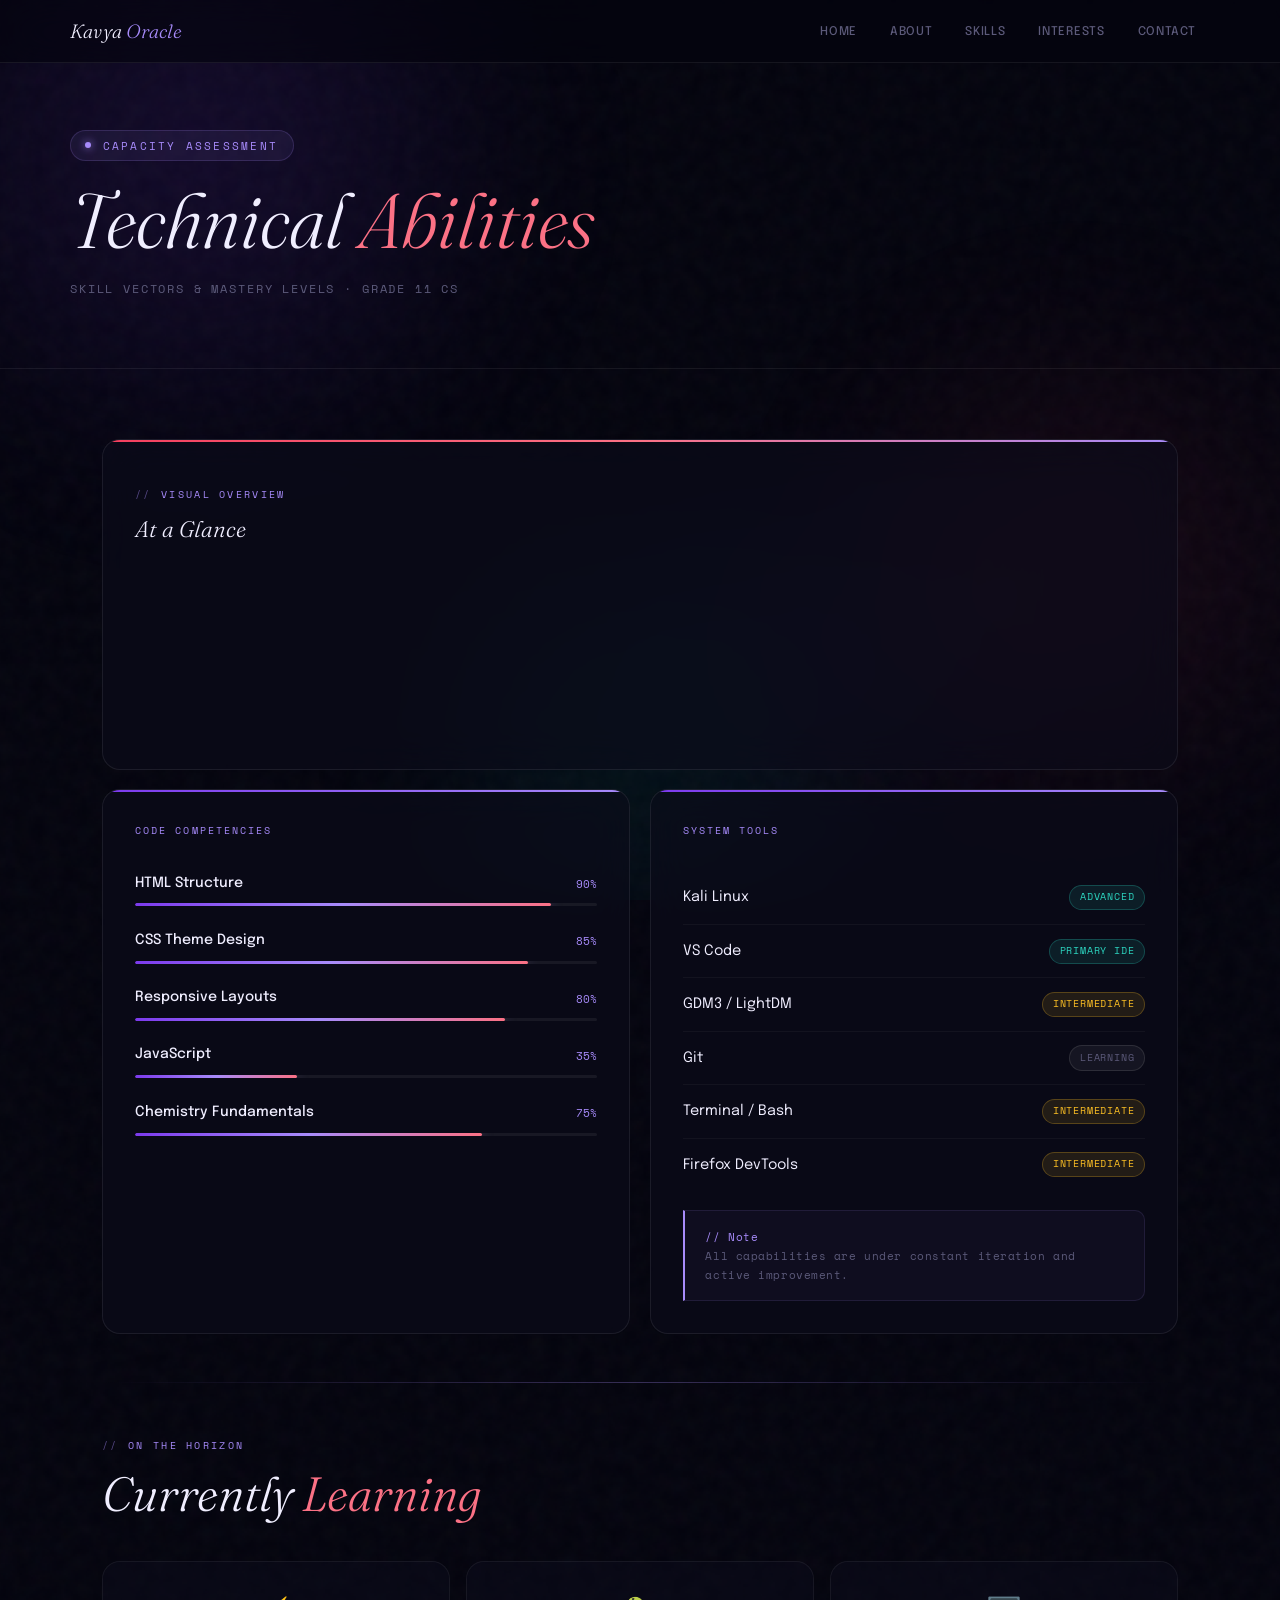
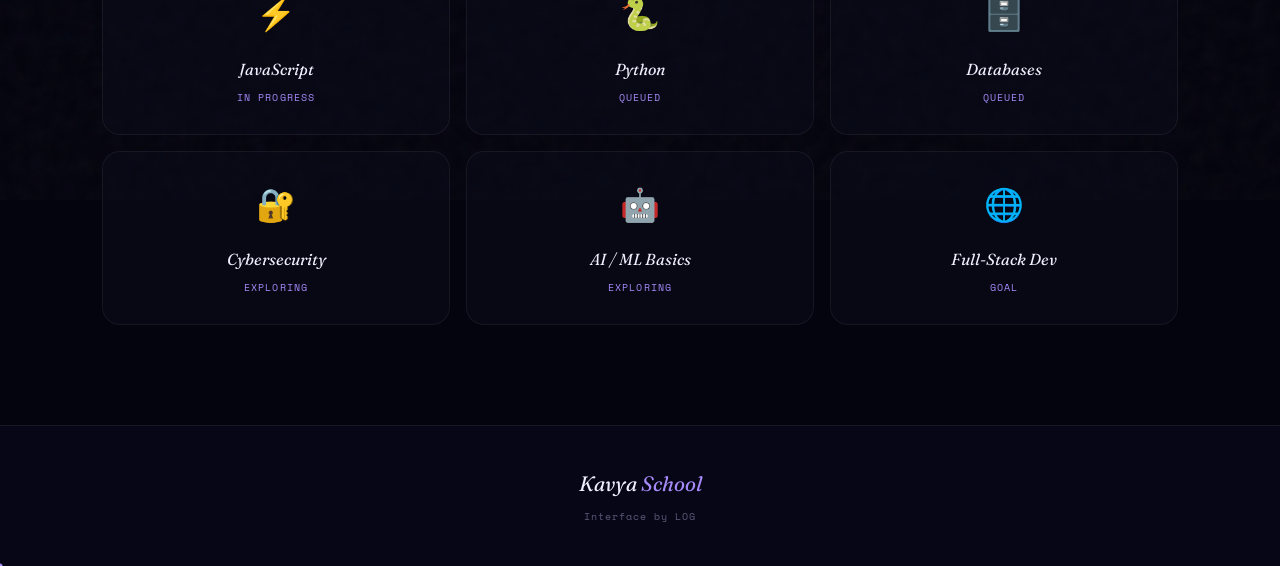
<file: skills.html>
<!DOCTYPE html>
<html lang="en">
<head>
  <meta charset="UTF-8" />
  <meta name="viewport" content="width=device-width, initial-scale=1.0" />
  <title>Skills — Kavya </title>
  <link rel="stylesheet" href="css/atlantean.css" />
  <style>
    .skills-top {
      display: grid;
      grid-template-columns: 1fr 1fr;
      gap: 1.2rem;
      margin-bottom: 1.2rem;
    }

    .skill-panel {
      background: var(--glass);
      backdrop-filter: var(--blur);
      border: 1px solid var(--card-b);
      border-radius: var(--radius);
      padding: 2rem;
      position: relative;
      overflow: hidden;
      transition: border-color 0.3s;
    }
    .skill-panel:hover { border-color: rgba(167,139,250,0.3); }
    .skill-panel::before {
      content: '';
      position: absolute;
      top: 0; left: 0; right: 0;
      height: 2px;
      background: linear-gradient(90deg, var(--purple2), var(--purple));
    }
    .skill-panel-title {
      font-family: var(--f-mono);
      font-size: 0.65rem;
      letter-spacing: 0.2em;
      text-transform: uppercase;
      color: var(--purple);
      margin-bottom: 2rem;
    }

    .rings-section {
      background: var(--glass);
      backdrop-filter: var(--blur);
      border: 1px solid var(--card-b);
      border-radius: var(--radius);
      padding: 2.5rem 2rem;
      margin-bottom: 1.2rem;
      position: relative;
      overflow: hidden;
    }
    .rings-section::before {
      content: '';
      position: absolute;
      top: 0; left: 0; right: 0;
      height: 2px;
      background: linear-gradient(90deg, var(--rose2), var(--rose), var(--purple));
    }
    .rings-grid {
      display: flex;
      gap: 2.5rem;
      flex-wrap: wrap;
      justify-content: flex-start;
      margin-top: 1.5rem;
    }
    .ring-item {
      display: flex;
      flex-direction: column;
      align-items: center;
      gap: 0.8rem;
    }
    .ring-svg { width: 100px; height: 100px; transform: rotate(-90deg); }
    .ring-track { fill: none; stroke: rgba(255,255,255,0.06); stroke-width: 6; }
    .ring-fill {
      fill: none;
      stroke-width: 6;
      stroke-linecap: round;
      stroke-dasharray: 283;
      stroke-dashoffset: 283;
      transition: stroke-dashoffset 1.8s cubic-bezier(0.16,1,0.3,1);
    }
    .ring-fill-purple { stroke: url(#grad-purple); }
    .ring-fill-rose   { stroke: url(#grad-rose); }
    .ring-fill-teal   { stroke: url(#grad-teal); }
    .ring-fill-amber  { stroke: url(#grad-amber); }
    .ring-center {
      position: absolute;
      top: 50%; left: 50%;
      transform: translate(-50%,-50%) rotate(90deg);
      font-family: var(--f-mono);
      font-size: 0.85rem;
      font-weight: 700;
      color: var(--text);
    }
    .ring-wrap { position: relative; width: 100px; height: 100px; }
    .ring-label { font-family: var(--f-ui); font-size: 0.8rem; font-weight: 500; color: var(--text2); text-align: center; }
    .ring-sublabel { font-family: var(--f-mono); font-size: 0.6rem; color: var(--muted); letter-spacing: 0.1em; text-transform: uppercase; text-align: center; }

    .tools-list { list-style: none; }
    .tools-list li {
      display: flex;
      justify-content: space-between;
      align-items: center;
      padding: 0.85rem 0;
      border-bottom: 1px solid rgba(255,255,255,0.04);
      font-size: 0.9rem;
      font-family: var(--f-ui);
      font-weight: 400;
      color: var(--text);
      transition: padding-left 0.2s;
    }
    .tools-list li:last-child { border-bottom: none; }
    .tools-list li:hover { padding-left: 0.4rem; color: var(--purple); }

    .learning-grid {
      display: grid;
      grid-template-columns: repeat(3, 1fr);
      gap: 1rem;
      margin-top: 1.5rem;
    }
    .learning-card {
      background: rgba(12,12,28,0.5);
      border: 1px solid rgba(255,255,255,0.06);
      border-radius: var(--radius);
      padding: 1.8rem 1.4rem;
      text-align: center;
      transition: border-color 0.3s, background 0.3s, transform 0.3s;
      position: relative;
      overflow: hidden;
      cursor: default;
    }
    .learning-card::after {
      content: '';
      position: absolute;
      bottom: 0; left: 0; right: 0;
      height: 1px;
      background: linear-gradient(90deg, transparent, var(--purple), transparent);
      opacity: 0;
      transition: opacity 0.3s;
    }
    .learning-card:hover {
      border-color: rgba(167,139,250,0.25);
      background: rgba(167,139,250,0.06);
      transform: translateY(-3px);
    }
    .learning-card:hover::after { opacity: 1; }
    .learning-icon { font-size: 2rem; margin-bottom: 0.7rem; display: block; }
    .learning-name {
      font-family: var(--f-display);
      font-size: 1rem;
      font-style: italic;
      color: var(--text);
      margin-bottom: 0.35rem;
    }
    .learning-status { font-family: var(--f-mono); font-size: 0.6rem; letter-spacing: 0.12em; text-transform: uppercase; color: var(--purple); }

    .note-box {
      background: rgba(167,139,250,0.04);
      border: 1px solid rgba(167,139,250,0.12);
      border-left: 2px solid var(--purple);
      border-radius: 0 var(--radius-sm) var(--radius-sm) 0;
      padding: 1rem 1.3rem;
      margin-top: 1.2rem;
    }
    .note-box p {
      font-family: var(--f-mono);
      font-size: 0.7rem;
      color: var(--muted);
      letter-spacing: 0.05em;
      margin: 0;
      line-height: 1.7;
      max-width: none;
    }
    .note-box p span { color: var(--purple); }

    @media (max-width: 800px) {
      .skills-top { grid-template-columns: 1fr; }
      .learning-grid { grid-template-columns: repeat(2,1fr); }
    }
    @media (max-width: 500px) {
      .learning-grid { grid-template-columns: 1fr; }
      .rings-grid { justify-content: center; }
    }
  </style>
</head>
<body>

  <nav>
    <div class="nav-inner">
      <a href="index.html" class="nav-logo">Kavya <em>Oracle</em></a>
      <ul class="nav-links">
        <li><a href="index.html">Home</a></li>
        <li><a href="about.html">About</a></li>
        <li><a href="skills.html" class="active">Skills</a></li>
        <li><a href="interests.html">Interests</a></li>
        <li><a href="contact.html">Contact</a></li>
      </ul>
    </div>
  </nav>

  <div class="page-header">
    <div class="page-header-inner">
      <div class="page-eyebrow">Capacity Assessment</div>
      <h1>Technical <em>Abilities</em></h1>
      <div class="page-subtitle">Skill Vectors &amp; Mastery Levels · Grade 11 CS</div>
    </div>
  </div>

  <main class="main-content skills-section">

    <svg width="0" height="0" style="position:absolute;">
      <defs>
        <linearGradient id="grad-purple" x1="0%" y1="0%" x2="100%" y2="0%">
          <stop offset="0%" stop-color="#7c3aed"/>
          <stop offset="100%" stop-color="#a78bfa"/>
        </linearGradient>
        <linearGradient id="grad-rose" x1="0%" y1="0%" x2="100%" y2="0%">
          <stop offset="0%" stop-color="#f43f5e"/>
          <stop offset="100%" stop-color="#fb7185"/>
        </linearGradient>
        <linearGradient id="grad-teal" x1="0%" y1="0%" x2="100%" y2="0%">
          <stop offset="0%" stop-color="#0d9488"/>
          <stop offset="100%" stop-color="#2dd4bf"/>
        </linearGradient>
        <linearGradient id="grad-amber" x1="0%" y1="0%" x2="100%" y2="0%">
          <stop offset="0%" stop-color="#d97706"/>
          <stop offset="100%" stop-color="#fbbf24"/>
        </linearGradient>
      </defs>
    </svg>

    <div class="container">

      <div class="rings-section reveal">
        <div class="label">Visual Overview</div>
        <h3 style="font-family:var(--f-display);font-style:italic;font-weight:300;color:var(--text);font-size:1.4rem;">At a Glance</h3>
        <div class="rings-grid" id="rings-container">
        </div>
      </div>

      <div class="skills-top">
        <!-- Code Skills -->
        <div class="skill-panel reveal">
          <div class="skill-panel-title">Code Competencies</div>

          <div class="skill-bar-wrap">
            <div class="skill-bar-top">
              <span class="skill-bar-name">HTML Structure</span>
              <span class="skill-bar-pct">90%</span>
            </div>
            <div class="skill-track"><div class="skill-fill" data-width="90"></div></div>
          </div>
          <div class="skill-bar-wrap">
            <div class="skill-bar-top">
              <span class="skill-bar-name">CSS Theme Design</span>
              <span class="skill-bar-pct">85%</span>
            </div>
            <div class="skill-track"><div class="skill-fill" data-width="85"></div></div>
          </div>
          <div class="skill-bar-wrap">
            <div class="skill-bar-top">
              <span class="skill-bar-name">Responsive Layouts</span>
              <span class="skill-bar-pct">80%</span>
            </div>
            <div class="skill-track"><div class="skill-fill" data-width="80"></div></div>
          </div>
          <div class="skill-bar-wrap">
            <div class="skill-bar-top">
              <span class="skill-bar-name">JavaScript</span>
              <span class="skill-bar-pct">35%</span>
            </div>
            <div class="skill-track"><div class="skill-fill" data-width="35"></div></div>
          </div>
          <div class="skill-bar-wrap">
            <div class="skill-bar-top">
              <span class="skill-bar-name">Chemistry Fundamentals</span>
              <span class="skill-bar-pct">75%</span>
            </div>
            <div class="skill-track"><div class="skill-fill" data-width="75"></div></div>
          </div>
        </div>

        <div class="skill-panel reveal">
          <div class="skill-panel-title">System Tools</div>
          <ul class="tools-list">
            <li><span>Kali Linux</span><span class="tool-level level-adv">Advanced</span></li>
            <li><span>VS Code</span><span class="tool-level level-adv">Primary IDE</span></li>
            <li><span>GDM3 / LightDM</span><span class="tool-level level-mid">Intermediate</span></li>
            <li><span>Git</span><span class="tool-level level-beg">Learning</span></li>
            <li><span>Terminal / Bash</span><span class="tool-level level-mid">Intermediate</span></li>
            <li><span>Firefox DevTools</span><span class="tool-level level-mid">Intermediate</span></li>
          </ul>
          <div class="note-box">
            <p><span>// Note</span><br>All capabilities are under constant iteration and active improvement.</p>
          </div>
        </div>
      </div>

      <!-- Learning / Next -->
      <div class="divider"></div>
      <div class="label reveal">On the Horizon</div>
      <h2 class="section-heading reveal">Currently <em>Learning</em></h2>
      <div class="learning-grid">
        <div class="learning-card reveal">
          <span class="learning-icon">⚡</span>
          <div class="learning-name">JavaScript</div>
          <div class="learning-status">In Progress</div>
        </div>
        <div class="learning-card reveal">
          <span class="learning-icon">🐍</span>
          <div class="learning-name">Python</div>
          <div class="learning-status">Queued</div>
        </div>
        <div class="learning-card reveal">
          <span class="learning-icon">🗄️</span>
          <div class="learning-name">Databases</div>
          <div class="learning-status">Queued</div>
        </div>
        <div class="learning-card reveal">
          <span class="learning-icon">🔐</span>
          <div class="learning-name">Cybersecurity</div>
          <div class="learning-status">Exploring</div>
        </div>
        <div class="learning-card reveal">
          <span class="learning-icon">🤖</span>
          <div class="learning-name">AI / ML Basics</div>
          <div class="learning-status">Exploring</div>
        </div>
        <div class="learning-card reveal">
          <span class="learning-icon">🌐</span>
          <div class="learning-name">Full-Stack Dev</div>
          <div class="learning-status">Goal</div>
        </div>
      </div>

    </div>
  </main>

  <footer>
    <div class="footer-logo">Kavya <em>School</em></div>
    <p>Interface by LOG</p>
  </footer>

  <script src="js/canvas-bg.js"></script>
  <script>
    const rings = [
      { label:'HTML', sub:'Structure', pct:90, grad:'grad-purple' },
      { label:'CSS',  sub:'Design',    pct:85, grad:'grad-rose'   },
      { label:'Layouts', sub:'Responsive', pct:80, grad:'grad-teal' },
      { label:'Chemistry', sub:'Science', pct:75, grad:'grad-amber' },
    ];
    const CIRC = 2 * Math.PI * 45; // r=45 → ~283

    const container = document.getElementById('rings-container');
    rings.forEach(r => {
      container.innerHTML += `
        <div class="ring-item reveal">
          <div class="ring-wrap">
            <svg class="ring-svg" viewBox="0 0 100 100">
              <circle class="ring-track" cx="50" cy="50" r="45"/>
              <circle class="ring-fill ring-fill-${r.grad.replace('grad-','')}"
                      cx="50" cy="50" r="45"
                      stroke="url(#${r.grad})"
                      stroke-dasharray="${CIRC.toFixed(1)}"
                      stroke-dashoffset="${CIRC.toFixed(1)}"
                      data-pct="${r.pct}"/>
            </svg>
            <div class="ring-center">${r.pct}%</div>
          </div>
          <div class="ring-label">${r.label}</div>
          <div class="ring-sublabel">${r.sub}</div>
        </div>`;
    });
    const ringObs = new IntersectionObserver(entries => {
      entries.forEach(e => {
        if (!e.isIntersecting) return;
        e.target.querySelectorAll('.ring-fill').forEach(circle => {
          const pct = +circle.dataset.pct;
          const circ = +circle.getAttribute('stroke-dasharray');
          setTimeout(() => {
            circle.style.strokeDashoffset = circ * (1 - pct/100);
          }, 300);
        });
        ringObs.unobserve(e.target);
      });
    }, { threshold: 0.3 });
    document.querySelectorAll('.rings-section').forEach(s => ringObs.observe(s));
  </script>
</body>
</html>
</file>
<file: css/atlantean.css>
/* ══════════════════════════════════════════════
   KAVYA ORACLE — NEO AURORA GLASS THEME
   2025 Aesthetic: Aurora · Bento · Glass · Motion
   ══════════════════════════════════════════════ */

@import url('https://fonts.googleapis.com/css2?family=Fraunces:ital,opsz,wght@0,9..144,200..900;1,9..144,200..900&family=Epilogue:wght@300;400;500;600;700;800&family=Space+Mono:ital,wght@0,400;0,700;1,400&display=swap');

/* ─── VARIABLES ────────────────────────── */
:root {
  --bg:         #04040e;
  --surface:    #08081a;
  --card:       rgba(255,255,255,0.04);
  --card-b:     rgba(255,255,255,0.08);
  --card-hover: rgba(255,255,255,0.07);

  --purple:  #a78bfa;
  --purple2: #7c3aed;
  --rose:    #fb7185;
  --rose2:   #f43f5e;
  --teal:    #2dd4bf;
  --teal2:   #0d9488;
  --amber:   #fbbf24;

  --text:    #f0eeff;
  --text2:   #b8b3d8;
  --muted:   #5c5a7a;
  --border:  rgba(255,255,255,0.07);

  --radius:    18px;
  --radius-sm: 10px;
  --radius-xs: 6px;

  --f-display: 'Fraunces', Georgia, serif;
  --f-ui:      'Epilogue', sans-serif;
  --f-mono:    'Space Mono', monospace;

  --blur: blur(20px);
  --glass: rgba(12,12,28,0.6);
}

/* ─── RESET ────────────────────────────── */
*, *::before, *::after { margin: 0; padding: 0; box-sizing: border-box; }
html { scroll-behavior: smooth; }

body {
  background: var(--bg);
  color: var(--text);
  font-family: var(--f-ui);
  font-size: 16px;
  line-height: 1.7;
  min-height: 100vh;
  overflow-x: hidden;
  cursor: none;
}

/* ─── CUSTOM CURSOR ─────────────────────── */
.cursor-ring {
  position: fixed;
  width: 36px;
  height: 36px;
  border: 1.5px solid rgba(167,139,250,0.7);
  border-radius: 50%;
  pointer-events: none;
  z-index: 9999;
  transform: translate(-50%,-50%);
  transition: transform 0.08s ease, width 0.25s ease, height 0.25s ease,
              background 0.25s ease, border-color 0.25s ease;
  mix-blend-mode: difference;
}
.cursor-dot {
  position: fixed;
  width: 5px;
  height: 5px;
  background: var(--purple);
  border-radius: 50%;
  pointer-events: none;
  z-index: 9999;
  transform: translate(-50%,-50%);
  transition: transform 0.04s ease;
}
body:has(a:hover) .cursor-ring,
body:has(button:hover) .cursor-ring {
  width: 56px;
  height: 56px;
  background: rgba(167,139,250,0.08);
  border-color: var(--purple);
}

/* ─── AURORA BACKGROUND ─────────────────── */
.aurora-wrap {
  position: fixed;
  inset: 0;
  z-index: 0;
  overflow: hidden;
  pointer-events: none;
}
.aurora-blob {
  position: absolute;
  border-radius: 50%;
  filter: blur(90px);
  opacity: 0;
  animation: blobFloat 0.6s ease forwards;
}
.blob-1 {
  width: 700px; height: 700px;
  background: radial-gradient(circle, #7c3aed55, transparent 70%);
  top: -200px; left: -150px;
  animation: blob1 18s ease-in-out infinite alternate;
  opacity: 0.5;
}
.blob-2 {
  width: 600px; height: 600px;
  background: radial-gradient(circle, #f43f5e44, transparent 70%);
  top: 30%; right: -100px;
  animation: blob2 22s ease-in-out infinite alternate;
  opacity: 0.4;
}
.blob-3 {
  width: 500px; height: 500px;
  background: radial-gradient(circle, #0d948855, transparent 70%);
  bottom: -100px; left: 30%;
  animation: blob3 16s ease-in-out infinite alternate;
  opacity: 0.45;
}
.blob-4 {
  width: 400px; height: 400px;
  background: radial-gradient(circle, #a78bfa33, transparent 70%);
  top: 50%; left: 50%;
  animation: blob4 20s ease-in-out infinite alternate;
  opacity: 0.3;
}

@keyframes blob1 {
  0%   { transform: translate(0,0) scale(1); }
  33%  { transform: translate(80px,60px) scale(1.1); }
  66%  { transform: translate(-40px,100px) scale(0.95); }
  100% { transform: translate(60px,-40px) scale(1.05); }
}
@keyframes blob2 {
  0%   { transform: translate(0,0) scale(1); }
  50%  { transform: translate(-120px,80px) scale(1.15); }
  100% { transform: translate(60px,-60px) scale(0.9); }
}
@keyframes blob3 {
  0%   { transform: translate(0,0) scale(1); }
  40%  { transform: translate(100px,-80px) scale(1.1); }
  100% { transform: translate(-60px,40px) scale(1.05); }
}
@keyframes blob4 {
  0%   { transform: translate(-50%,-50%) scale(1); }
  50%  { transform: translate(calc(-50% + 80px),calc(-50% - 60px)) scale(1.2); }
  100% { transform: translate(calc(-50% - 60px),calc(-50% + 80px)) scale(0.9); }
}

/* Grain overlay */
.grain {
  position: fixed;
  inset: -200%;
  z-index: 1;
  pointer-events: none;
  opacity: 0.035;
  width: 400%;
  height: 400%;
  background-image: url("data:image/svg+xml,%3Csvg viewBox='0 0 256 256' xmlns='http://www.w3.org/2000/svg'%3E%3Cfilter id='noise'%3E%3CfeTurbulence type='fractalNoise' baseFrequency='0.9' numOctaves='4' stitchTiles='stitch'/%3E%3C/filter%3E%3Crect width='100%25' height='100%25' filter='url(%23noise)'/%3E%3C/svg%3E");
  animation: grain 0.5s steps(2) infinite;
}
@keyframes grain {
  0%,100% { transform: translate(0,0); }
  20% { transform: translate(-3%,-3%); }
  40% { transform: translate(3%,3%); }
  60% { transform: translate(-1%,3%); }
  80% { transform: translate(3%,-1%); }
}

/* ─── TYPOGRAPHY ─────────────────────────── */
h1, h2, h3 {
  font-family: var(--f-display);
  color: var(--text);
  line-height: 1.08;
  font-weight: 300;
}
h1 { font-size: clamp(2.8rem, 6vw, 5.5rem); font-style: italic; }
h2 { font-size: clamp(2rem, 4vw, 3.5rem); font-style: italic; }
h3 { font-size: 1.25rem; font-weight: 400; }
p  { color: var(--text2); max-width: 60ch; font-weight: 300; }
a  { color: inherit; text-decoration: none; transition: color 0.2s; }

em { font-style: italic; color: var(--purple); }

/* ─── NAV ────────────────────────────────── */
nav {
  position: fixed;
  top: 0; left: 0; right: 0;
  z-index: 100;
  padding: 0 2rem;
  background: rgba(4,4,14,0.6);
  backdrop-filter: var(--blur);
  -webkit-backdrop-filter: var(--blur);
  border-bottom: 1px solid var(--border);
}
.nav-inner {
  max-width: 1140px;
  margin: 0 auto;
  height: 62px;
  display: flex;
  align-items: center;
  justify-content: space-between;
}
.nav-logo {
  font-family: var(--f-display);
  font-size: 1.2rem;
  font-style: italic;
  font-weight: 300;
  color: var(--text);
  letter-spacing: 0.01em;
}
.nav-logo em { color: var(--purple); }
.nav-links {
  display: flex;
  gap: 0.25rem;
  list-style: none;
}
.nav-links a {
  font-family: var(--f-ui);
  font-size: 0.75rem;
  font-weight: 500;
  letter-spacing: 0.06em;
  text-transform: uppercase;
  color: var(--muted);
  padding: 0.45rem 0.9rem;
  border-radius: 100px;
  transition: color 0.2s, background 0.2s;
}
.nav-links a:hover { color: var(--text); background: rgba(255,255,255,0.06); }
.nav-links a.active { color: var(--purple); background: rgba(167,139,250,0.1); }

/* ─── PAGE HEADER ────────────────────────── */
.page-header {
  position: relative;
  z-index: 10;
  padding: 130px 2rem 70px;
  border-bottom: 1px solid var(--border);
  overflow: hidden;
}
.page-header-inner {
  max-width: 1140px;
  margin: 0 auto;
}
.page-eyebrow {
  font-family: var(--f-mono);
  font-size: 0.7rem;
  color: var(--purple);
  letter-spacing: 0.2em;
  text-transform: uppercase;
  margin-bottom: 1.2rem;
  display: inline-flex;
  align-items: center;
  gap: 0.7rem;
  background: rgba(167,139,250,0.08);
  border: 1px solid rgba(167,139,250,0.18);
  padding: 0.3rem 0.9rem;
  border-radius: 100px;
}
.page-eyebrow::before {
  content: '';
  width: 6px; height: 6px;
  border-radius: 50%;
  background: var(--purple);
  box-shadow: 0 0 8px var(--purple);
}
.page-header h1 { margin-bottom: 1rem; }
.page-header h1 em { color: var(--rose); font-style: italic; }
.page-subtitle {
  font-family: var(--f-mono);
  font-size: 0.72rem;
  letter-spacing: 0.16em;
  text-transform: uppercase;
  color: var(--muted);
}

/* ─── GLASS CARD ─────────────────────────── */
.glass {
  background: var(--glass);
  backdrop-filter: var(--blur);
  -webkit-backdrop-filter: var(--blur);
  border: 1px solid var(--card-b);
  border-radius: var(--radius);
  transition: border-color 0.3s, box-shadow 0.3s, transform 0.3s;
}
.glass:hover {
  border-color: rgba(167,139,250,0.25);
  box-shadow: 0 20px 60px rgba(0,0,0,0.4), 0 0 0 1px rgba(167,139,250,0.1);
}
.glass-tilt:hover { transform: perspective(800px) rotateX(2deg) rotateY(-2deg) translateY(-4px); }

/* Accent top bar variants */
.accent-purple::before { content:''; position:absolute; inset:0; top:0; left:0; right:0; height:2px; background: linear-gradient(90deg, var(--purple2), var(--purple)); border-radius: var(--radius) var(--radius) 0 0; }
.accent-rose::before   { content:''; position:absolute; inset:0; top:0; left:0; right:0; height:2px; background: linear-gradient(90deg, var(--rose2), var(--rose)); border-radius: var(--radius) var(--radius) 0 0; }
.accent-teal::before   { content:''; position:absolute; inset:0; top:0; left:0; right:0; height:2px; background: linear-gradient(90deg, var(--teal2), var(--teal)); border-radius: var(--radius) var(--radius) 0 0; }

/* ─── SECTION LABELS ─────────────────────── */
.label {
  font-family: var(--f-mono);
  font-size: 0.65rem;
  letter-spacing: 0.22em;
  text-transform: uppercase;
  color: var(--purple);
  margin-bottom: 0.8rem;
  display: inline-flex;
  align-items: center;
  gap: 0.6rem;
}
.label::before { content:'//'; opacity: 0.5; }

.section-heading {
  font-family: var(--f-display);
  font-size: clamp(2rem, 4vw, 3rem);
  font-weight: 300;
  font-style: italic;
  color: var(--text);
  margin-bottom: 2.5rem;
  line-height: 1.1;
}
.section-heading em { color: var(--rose); }

/* ─── BUTTONS ────────────────────────────── */
.btn {
  display: inline-flex;
  align-items: center;
  gap: 0.5rem;
  padding: 0.8rem 2rem;
  font-family: var(--f-ui);
  font-size: 0.78rem;
  font-weight: 600;
  letter-spacing: 0.08em;
  text-transform: uppercase;
  border-radius: 100px;
  cursor: none;
  border: none;
  text-decoration: none;
  transition: all 0.3s ease;
  position: relative;
  overflow: hidden;
}
.btn::after {
  content: '';
  position: absolute;
  inset: 0;
  background: linear-gradient(135deg, rgba(255,255,255,0.15), transparent);
  opacity: 0;
  transition: opacity 0.3s;
}
.btn:hover::after { opacity: 1; }

.btn-purple {
  background: var(--purple);
  color: #0a0a1a;
  box-shadow: 0 0 30px rgba(167,139,250,0.3);
}
.btn-purple:hover {
  box-shadow: 0 0 40px rgba(167,139,250,0.5);
  transform: translateY(-2px);
}
.btn-glass {
  background: rgba(255,255,255,0.06);
  color: var(--text);
  border: 1px solid var(--border);
  backdrop-filter: var(--blur);
}
.btn-glass:hover {
  background: rgba(255,255,255,0.1);
  border-color: rgba(167,139,250,0.35);
  color: var(--purple);
}

/* ─── DATA ROW ───────────────────────────── */
.data-row {
  display: flex;
  justify-content: space-between;
  align-items: center;
  padding: 0.7rem 0;
  border-bottom: 1px solid rgba(255,255,255,0.04);
  font-size: 0.9rem;
}
.data-row:last-child { border-bottom: none; }
.data-key { font-family: var(--f-mono); font-size: 0.68rem; color: var(--muted); }
.data-val { color: var(--text); font-weight: 400; }

/* ─── SKILL BARS ─────────────────────────── */
.skill-bar-wrap { margin-bottom: 1.4rem; }
.skill-bar-top {
  display: flex;
  justify-content: space-between;
  align-items: center;
  margin-bottom: 0.5rem;
}
.skill-bar-name { font-family: var(--f-ui); font-size: 0.88rem; font-weight: 500; color: var(--text); }
.skill-bar-pct { font-family: var(--f-mono); font-size: 0.7rem; color: var(--purple); }
.skill-track {
  height: 3px;
  background: rgba(255,255,255,0.06);
  border-radius: 100px;
  overflow: hidden;
}
.skill-fill {
  height: 100%;
  border-radius: 100px;
  background: linear-gradient(90deg, var(--purple2), var(--purple), var(--rose));
  box-shadow: 0 0 12px rgba(167,139,250,0.5);
  width: 0;
  transition: width 1.6s cubic-bezier(0.16,1,0.3,1);
}

/* ─── BADGES / TAGS ──────────────────────── */
.badge {
  font-family: var(--f-mono);
  font-size: 0.62rem;
  letter-spacing: 0.1em;
  text-transform: uppercase;
  padding: 0.25rem 0.7rem;
  border-radius: 100px;
  display: inline-block;
}
.badge-purple { background: rgba(167,139,250,0.12); color: var(--purple); border: 1px solid rgba(167,139,250,0.2); }
.badge-rose   { background: rgba(251,113,133,0.12); color: var(--rose);   border: 1px solid rgba(251,113,133,0.2); }
.badge-teal   { background: rgba(45,212,191,0.12);  color: var(--teal);   border: 1px solid rgba(45,212,191,0.2); }
.badge-amber  { background: rgba(251,191,36,0.12);  color: var(--amber);  border: 1px solid rgba(251,191,36,0.2); }
.badge-muted  { background: rgba(255,255,255,0.05); color: var(--muted);  border: 1px solid rgba(255,255,255,0.08); }

.tag {
  font-family: var(--f-mono);
  font-size: 0.68rem;
  letter-spacing: 0.06em;
  text-transform: uppercase;
  padding: 0.35rem 0.9rem;
  border: 1px solid rgba(167,139,250,0.2);
  color: var(--text2);
  border-radius: 100px;
  background: rgba(167,139,250,0.05);
  transition: all 0.25s;
  display: inline-block;
  cursor: none;
}
.tag:hover { background: rgba(167,139,250,0.15); border-color: var(--purple); color: var(--purple); }

/* ─── TOOL LEVEL BADGES ──────────────────── */
.tool-level {
  font-family: var(--f-mono);
  font-size: 0.62rem;
  letter-spacing: 0.08em;
  text-transform: uppercase;
  padding: 0.2rem 0.6rem;
  border-radius: 100px;
}
.level-adv { background: rgba(45,212,191,0.1);  color: var(--teal);   border: 1px solid rgba(45,212,191,0.25); }
.level-mid { background: rgba(251,191,36,0.1);  color: var(--amber);  border: 1px solid rgba(251,191,36,0.25); }
.level-beg { background: rgba(255,255,255,0.05); color: var(--muted); border: 1px solid rgba(255,255,255,0.1); }

/* ─── BLOCKQUOTE ─────────────────────────── */
blockquote {
  border-left: 2px solid var(--purple);
  padding: 1.2rem 1.5rem;
  margin: 1.5rem 0;
  background: rgba(167,139,250,0.05);
  border-radius: 0 var(--radius-sm) var(--radius-sm) 0;
  backdrop-filter: var(--blur);
}
blockquote p { font-family: var(--f-display); font-size: 1.1rem; font-style: italic; color: var(--text); max-width: none; }
blockquote cite { font-family: var(--f-mono); font-size: 0.68rem; color: var(--muted); font-style: normal; display: block; margin-top: 0.5rem; }

/* ─── FORM ───────────────────────────────── */
.form-group { margin-bottom: 1.4rem; position: relative; }
.form-group label {
  display: block;
  font-family: var(--f-mono);
  font-size: 0.65rem;
  letter-spacing: 0.14em;
  text-transform: uppercase;
  color: var(--muted);
  margin-bottom: 0.5rem;
  transition: color 0.2s;
}
.form-group:focus-within label { color: var(--purple); }
.form-group input,
.form-group textarea {
  width: 100%;
  background: rgba(255,255,255,0.03);
  border: 1px solid rgba(255,255,255,0.08);
  border-radius: var(--radius-sm);
  padding: 0.9rem 1.1rem;
  color: var(--text);
  font-family: var(--f-ui);
  font-size: 0.95rem;
  outline: none;
  transition: border-color 0.2s, box-shadow 0.2s, background 0.2s;
  cursor: none;
}
.form-group input:focus,
.form-group textarea:focus {
  border-color: rgba(167,139,250,0.4);
  background: rgba(167,139,250,0.04);
  box-shadow: 0 0 0 3px rgba(167,139,250,0.08);
}
.form-group textarea { resize: vertical; min-height: 130px; }
input::placeholder, textarea::placeholder { color: var(--muted); }

/* ─── DIVIDER ────────────────────────────── */
.divider {
  width: 100%;
  height: 1px;
  background: linear-gradient(90deg, transparent, rgba(167,139,250,0.3), transparent);
  margin: 3rem 0;
  position: relative;
  z-index: 10;
}

/* ─── REVEAL ANIMATION ───────────────────── */
.reveal {
  opacity: 0;
  transform: translateY(28px);
  transition: opacity 0.9s cubic-bezier(0.16,1,0.3,1),
              transform 0.9s cubic-bezier(0.16,1,0.3,1);
}
.reveal.visible { opacity: 1; transform: none; }

/* ─── LAYOUT ─────────────────────────────── */
.container { max-width: 1140px; margin: 0 auto; padding: 0 2rem; }
.main-content { position: relative; z-index: 10; padding: 70px 2rem 100px; }

/* ─── FOOTER ─────────────────────────────── */
footer {
  position: relative;
  z-index: 10;
  background: rgba(8,8,26,0.8);
  backdrop-filter: var(--blur);
  border-top: 1px solid var(--border);
  padding: 2.5rem;
  text-align: center;
}
.footer-logo { font-family: var(--f-display); font-size: 1.3rem; font-style: italic; color: var(--text); margin-bottom: 0.4rem; }
.footer-logo em { color: var(--purple); }
footer p { font-family: var(--f-mono); font-size: 0.65rem; color: var(--muted); max-width: none; letter-spacing: 0.1em; }

/* ─── UTILITIES ──────────────────────────── */
.flex { display: flex; }
.flex-wrap { flex-wrap: wrap; }
.items-start { align-items: flex-start; }
.gap-1 { gap: 0.5rem; }
.gap-2 { gap: 1rem; }
.gap-3 { gap: 1.5rem; }
.mt-1 { margin-top: 0.5rem; }
.mt-2 { margin-top: 1rem; }
.mt-3 { margin-top: 1.5rem; }
.mb-1 { margin-bottom: 0.5rem; }
.mb-2 { margin-bottom: 1rem; }
.mb-3 { margin-bottom: 1.5rem; }
.text-purple { color: var(--purple); }
.text-rose    { color: var(--rose); }
.text-teal    { color: var(--teal); }
.text-muted   { color: var(--muted); }

/* ─── RESPONSIVE ─────────────────────────── */
@media (max-width: 800px) {
  .container { padding: 0 1.25rem; }
  .nav-inner { padding: 0 1.25rem; }
  .nav-links a { padding: 0.4rem 0.6rem; font-size: 0.68rem; letter-spacing: 0.04em; }
  .page-header { padding: 100px 1.25rem 50px; }
  .main-content { padding: 50px 1.25rem 80px; }
}
@media (max-width: 500px) {
  .nav-links a { padding: 0.35rem 0.45rem; font-size: 0.62rem; }
  .btn { padding: 0.7rem 1.4rem; font-size: 0.72rem; }
}
</file>
